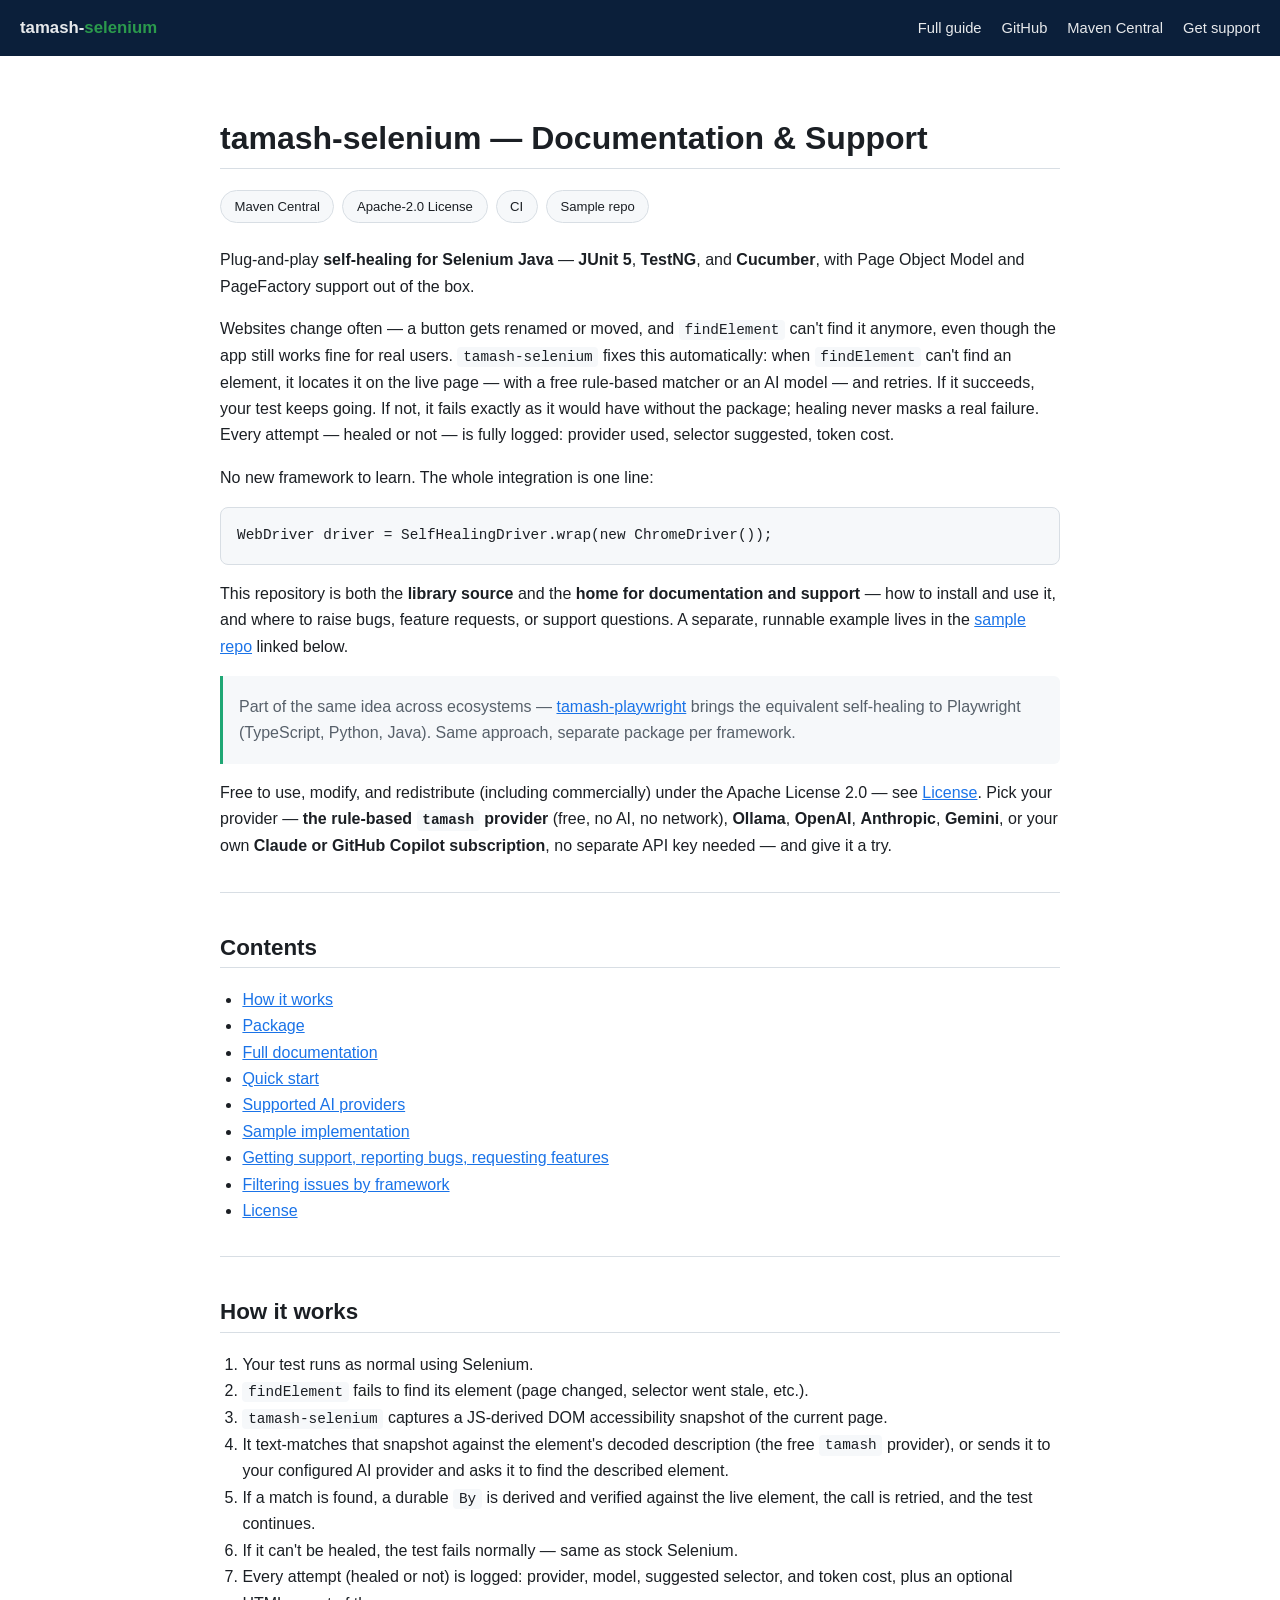
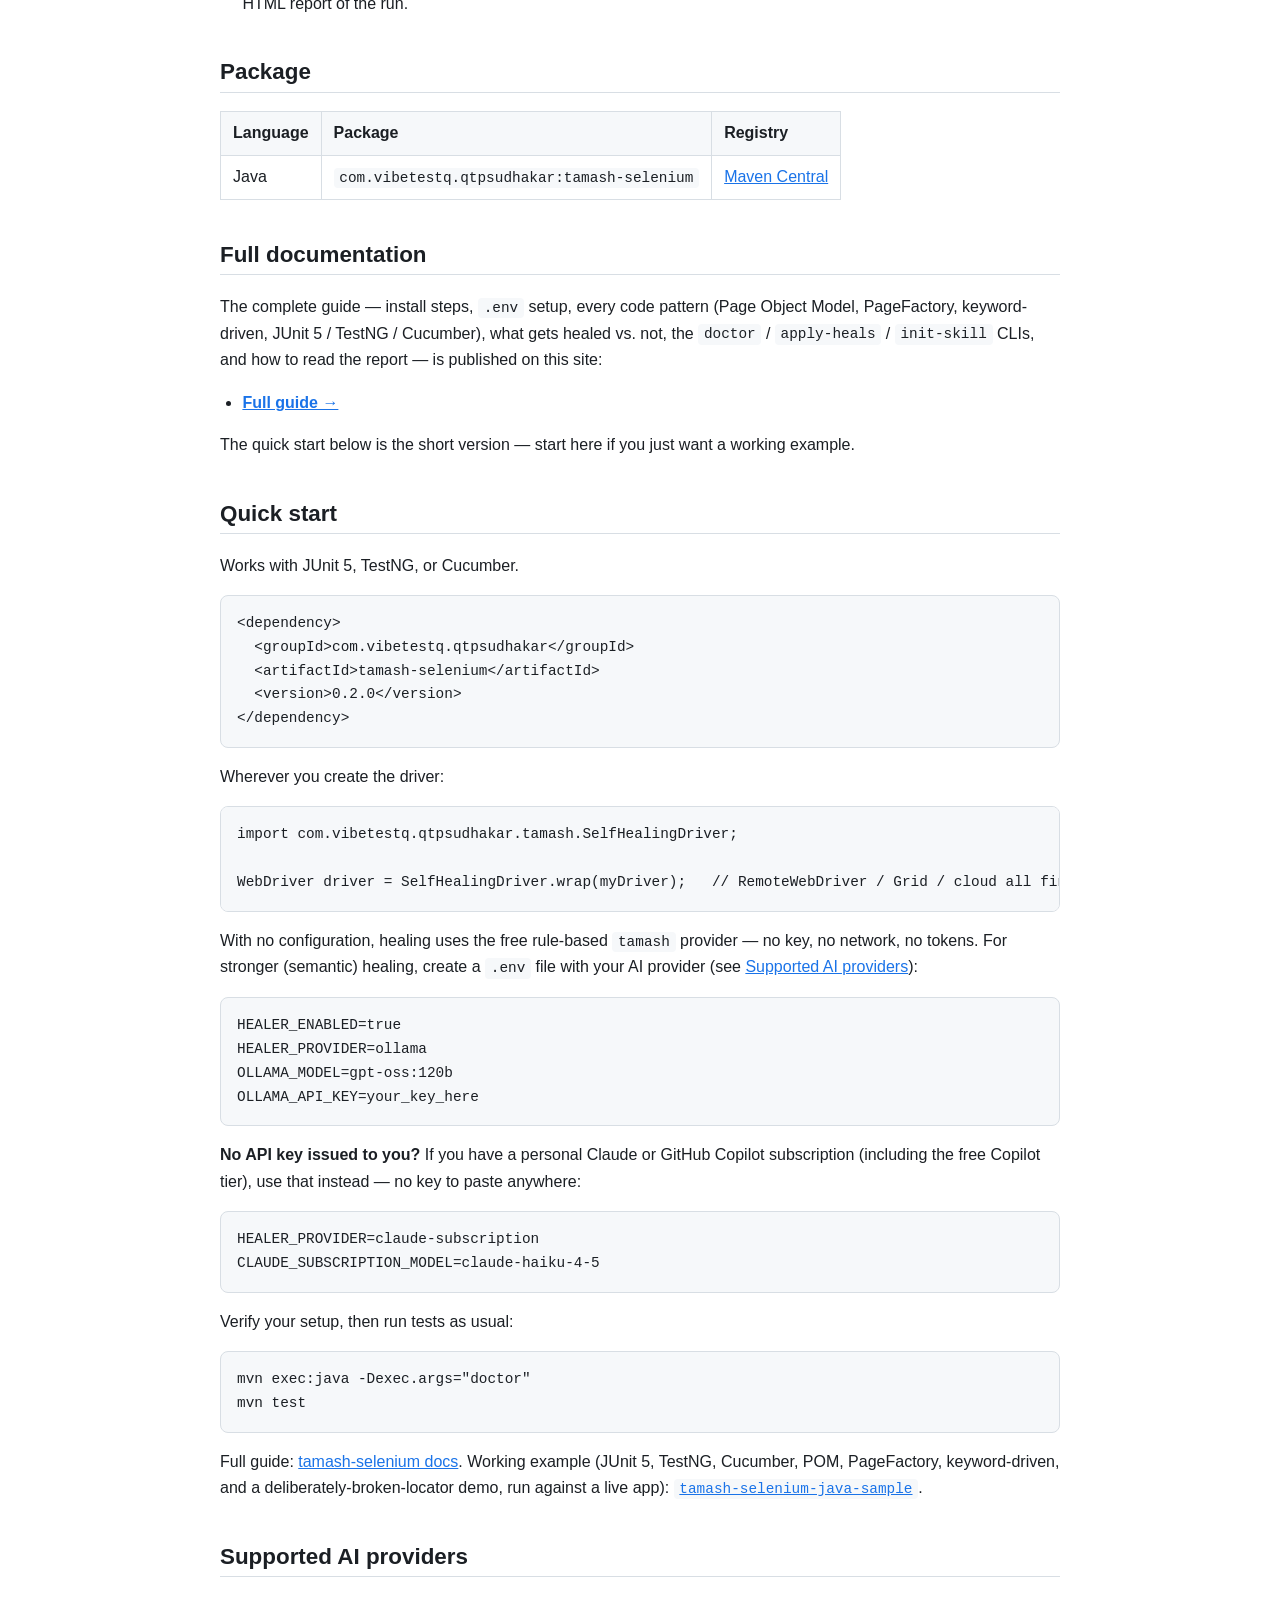
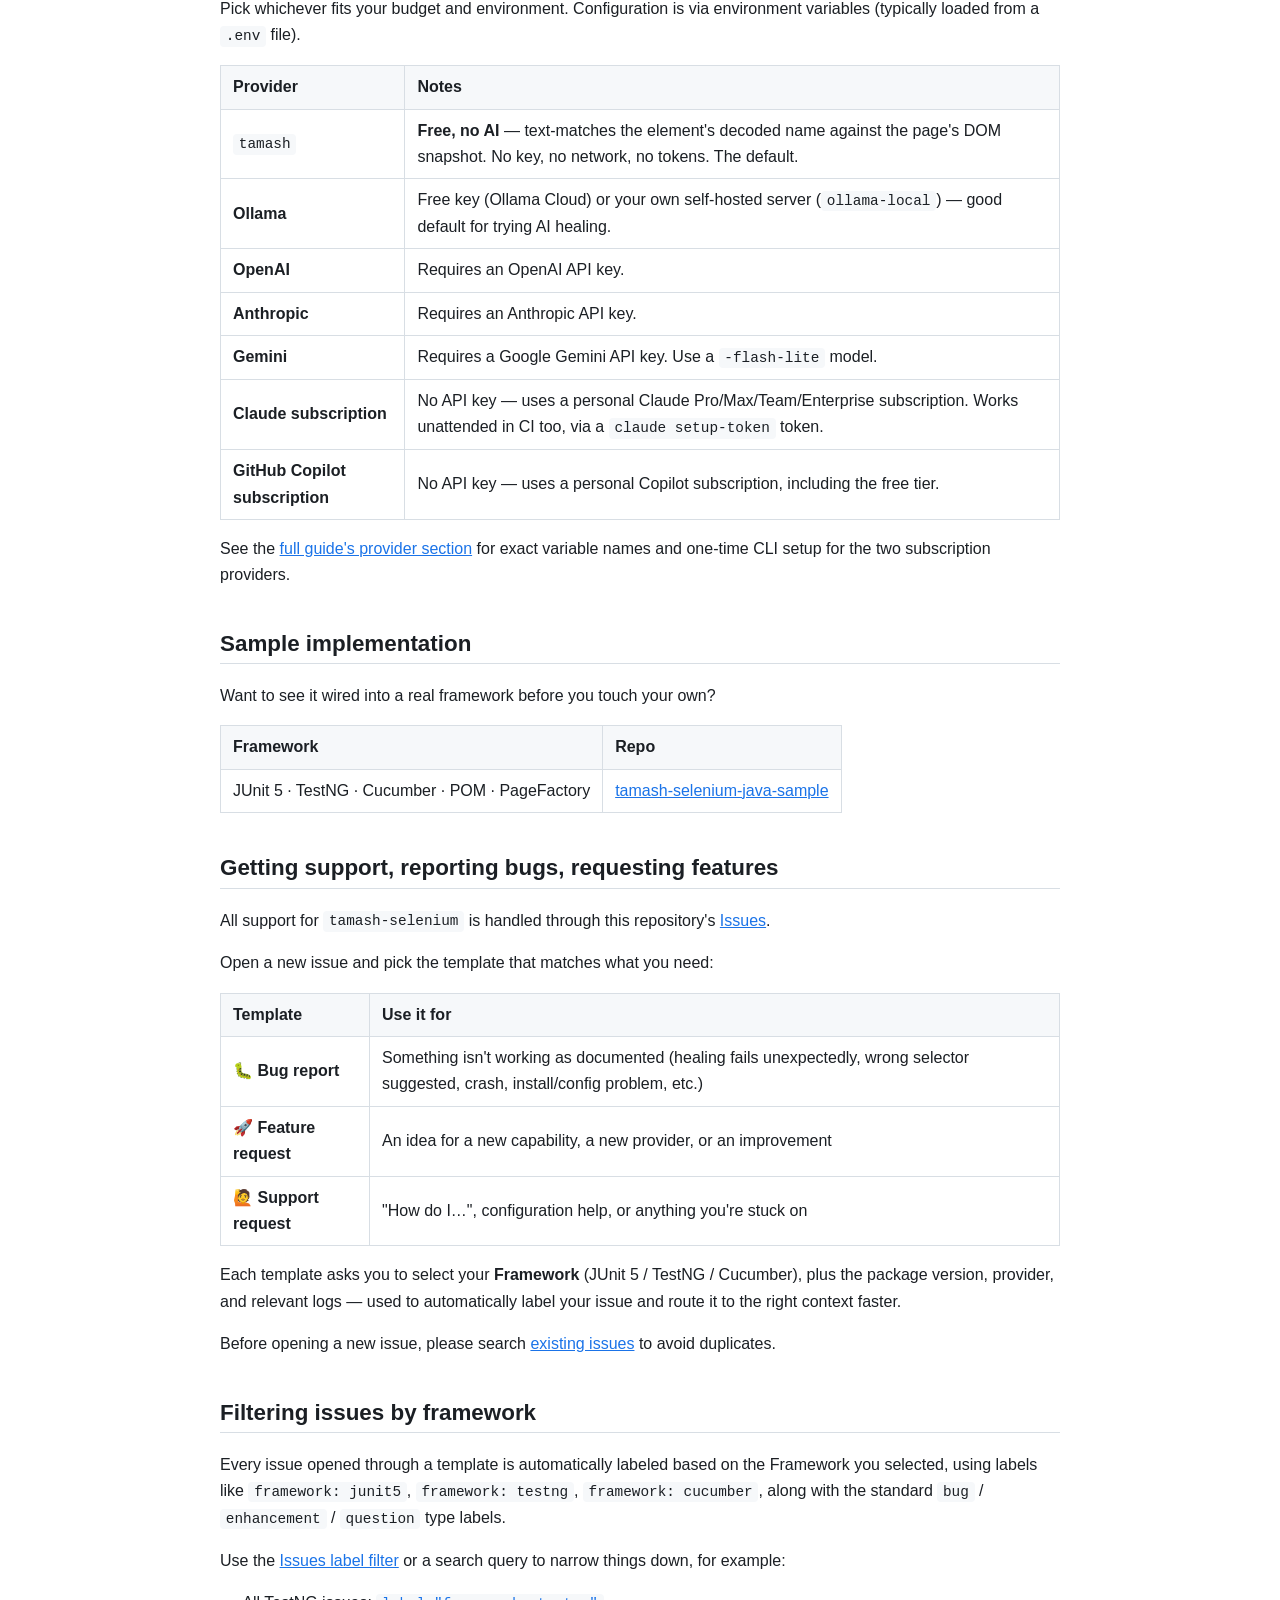
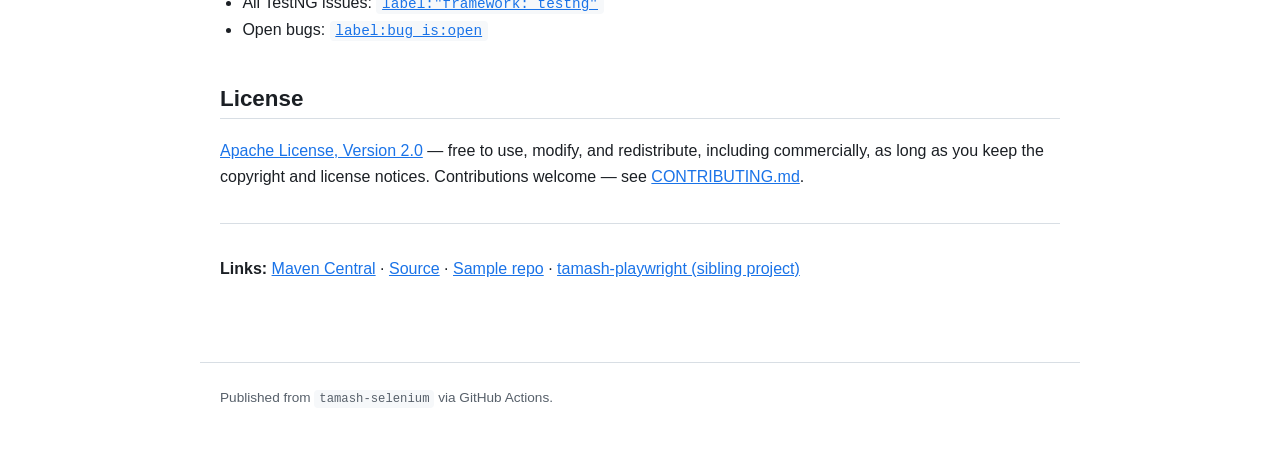
<file: docs/index.html>
<!doctype html>
<html lang="en">
<head>
<meta charset="utf-8">
<meta name="viewport" content="width=device-width, initial-scale=1">
<title>tamash-selenium — Self-healing for Selenium Java</title>
<meta name="description" content="Plug-and-play self-healing for Selenium Java: recovers broken locators at runtime via a rule-based matcher or an AI model.">
<link rel="stylesheet" href="style.css">
</head>
<body>
<nav class="top">
  <a class="brand" href="index.html">tamash-<span>selenium</span></a>
  <a href="guide.html">Full guide</a>
  <a href="https://github.com/qtpsudhakarproducts/tamash-selenium">GitHub</a>
  <a href="https://central.sonatype.com/artifact/com.vibetestq.qtpsudhakar/tamash-selenium">Maven Central</a>
  <a href="https://github.com/qtpsudhakarproducts/tamash-selenium/issues/new/choose">Get support</a>
</nav>
<main>
<h1>tamash-selenium — Documentation &amp; Support</h1>

<div class="badge-row">
  <a href="https://central.sonatype.com/artifact/com.vibetestq.qtpsudhakar/tamash-selenium">Maven Central</a>
  <a href="https://github.com/qtpsudhakarproducts/tamash-selenium/blob/main/LICENSE">Apache-2.0 License</a>
  <a href="https://github.com/qtpsudhakarproducts/tamash-selenium/actions/workflows/ci.yml">CI</a>
  <a href="https://github.com/qtpsudhakarproducts/tamash-selenium-java-sample">Sample repo</a>
</div>

<p>Plug-and-play <strong>self-healing for Selenium Java</strong> — <strong>JUnit 5</strong>,
<strong>TestNG</strong>, and <strong>Cucumber</strong>, with Page Object Model and PageFactory
support out of the box.</p>

<p>Websites change often — a button gets renamed or moved, and <code>findElement</code> can't find
it anymore, even though the app still works fine for real users. <code>tamash-selenium</code> fixes
this automatically: when <code>findElement</code> can't find an element, it locates it on the live
page — with a free rule-based matcher or an AI model — and retries. If it succeeds, your test keeps
going. If not, it fails exactly as it would have without the package; healing never masks a real
failure. Every attempt — healed or not — is fully logged: provider used, selector suggested, token
cost.</p>

<p>No new framework to learn. The whole integration is one line:</p>

<pre><code class="language-java">WebDriver driver = SelfHealingDriver.wrap(new ChromeDriver());
</code></pre>

<p>This repository is both the <strong>library source</strong> and the
<strong>home for documentation and support</strong> — how to install and use it, and where to raise
bugs, feature requests, or support questions. A separate, runnable example lives in the
<a href="https://github.com/qtpsudhakarproducts/tamash-selenium-java-sample">sample repo</a> linked
below.</p>

<blockquote>
<p>Part of the same idea across ecosystems — <a href="https://qtpsudhakarproducts.github.io/tamash-playwright-support/">tamash-playwright</a>
brings the equivalent self-healing to Playwright (TypeScript, Python, Java). Same approach, separate
package per framework.</p>
</blockquote>

<p>Free to use, modify, and redistribute (including commercially) under the Apache License 2.0 — see
<a href="#license">License</a>. Pick your provider — <strong>the rule-based <code>tamash</code>
provider</strong> (free, no AI, no network), <strong>Ollama</strong>, <strong>OpenAI</strong>,
<strong>Anthropic</strong>, <strong>Gemini</strong>, or your own <strong>Claude or GitHub Copilot
subscription</strong>, no separate API key needed — and give it a try.</p>

<hr>

<h2>Contents</h2>
<ul>
<li><a href="#how-it-works">How it works</a></li>
<li><a href="#package">Package</a></li>
<li><a href="#full-documentation">Full documentation</a></li>
<li><a href="#quick-start">Quick start</a></li>
<li><a href="#supported-ai-providers">Supported AI providers</a></li>
<li><a href="#sample-implementation">Sample implementation</a></li>
<li><a href="#getting-support-reporting-bugs-requesting-features">Getting support, reporting bugs, requesting features</a></li>
<li><a href="#filtering-issues-by-framework">Filtering issues by framework</a></li>
<li><a href="#license">License</a></li>
</ul>

<hr>

<h2 id="how-it-works">How it works</h2>
<ol>
<li>Your test runs as normal using Selenium.</li>
<li><code>findElement</code> fails to find its element (page changed, selector went stale, etc.).</li>
<li><code>tamash-selenium</code> captures a JS-derived DOM accessibility snapshot of the current page.</li>
<li>It text-matches that snapshot against the element's decoded description (the free
<code>tamash</code> provider), or sends it to your configured AI provider and asks it to find the
described element.</li>
<li>If a match is found, a durable <code>By</code> is derived and verified against the live element,
the call is retried, and the test continues.</li>
<li>If it can't be healed, the test fails normally — same as stock Selenium.</li>
<li>Every attempt (healed or not) is logged: provider, model, suggested selector, and token cost,
plus an optional HTML report of the run.</li>
</ol>

<h2 id="package">Package</h2>
<table>
<thead><tr><th>Language</th><th>Package</th><th>Registry</th></tr></thead>
<tbody>
<tr>
<td>Java</td>
<td><code>com.vibetestq.qtpsudhakar:tamash-selenium</code></td>
<td><a href="https://central.sonatype.com/artifact/com.vibetestq.qtpsudhakar/tamash-selenium">Maven Central</a></td>
</tr>
</tbody>
</table>

<h2 id="full-documentation">Full documentation</h2>
<p>The complete guide — install steps, <code>.env</code> setup, every code pattern (Page Object
Model, PageFactory, keyword-driven, JUnit 5 / TestNG / Cucumber), what gets healed vs. not, the
<code>doctor</code> / <code>apply-heals</code> / <code>init-skill</code> CLIs, and how to read the
report — is published on this site:</p>
<ul>
<li><strong><a href="guide.html">Full guide →</a></strong></li>
</ul>
<p>The quick start below is the short version — start here if you just want a working example.</p>

<h2 id="quick-start">Quick start</h2>
<p>Works with JUnit 5, TestNG, or Cucumber.</p>

<pre><code class="language-xml">&lt;dependency&gt;
  &lt;groupId&gt;com.vibetestq.qtpsudhakar&lt;/groupId&gt;
  &lt;artifactId&gt;tamash-selenium&lt;/artifactId&gt;
  &lt;version&gt;0.2.0&lt;/version&gt;
&lt;/dependency&gt;
</code></pre>

<p>Wherever you create the driver:</p>

<pre><code class="language-java">import com.vibetestq.qtpsudhakar.tamash.SelfHealingDriver;

WebDriver driver = SelfHealingDriver.wrap(myDriver);   // RemoteWebDriver / Grid / cloud all fine
</code></pre>

<p>With no configuration, healing uses the free rule-based <code>tamash</code> provider — no key, no
network, no tokens. For stronger (semantic) healing, create a <code>.env</code> file with your AI
provider (see <a href="#supported-ai-providers">Supported AI providers</a>):</p>

<pre><code class="language-sh">HEALER_ENABLED=true
HEALER_PROVIDER=ollama
OLLAMA_MODEL=gpt-oss:120b
OLLAMA_API_KEY=your_key_here
</code></pre>

<p><strong>No API key issued to you?</strong> If you have a personal Claude or GitHub Copilot
subscription (including the free Copilot tier), use that instead — no key to paste anywhere:</p>

<pre><code class="language-sh">HEALER_PROVIDER=claude-subscription
CLAUDE_SUBSCRIPTION_MODEL=claude-haiku-4-5
</code></pre>

<p>Verify your setup, then run tests as usual:</p>

<pre><code class="language-sh">mvn exec:java -Dexec.args="doctor"
mvn test
</code></pre>

<p>Full guide: <a href="guide.html">tamash-selenium docs</a>. Working example (JUnit 5, TestNG,
Cucumber, POM, PageFactory, keyword-driven, and a deliberately-broken-locator demo, run against a
live app): <a href="https://github.com/qtpsudhakarproducts/tamash-selenium-java-sample"><code>tamash-selenium-java-sample</code></a>.</p>

<h2 id="supported-ai-providers">Supported AI providers</h2>
<p>Pick whichever fits your budget and environment. Configuration is via environment variables
(typically loaded from a <code>.env</code> file).</p>
<table>
<thead><tr><th>Provider</th><th>Notes</th></tr></thead>
<tbody>
<tr><td><code>tamash</code></td><td><strong>Free, no AI</strong> — text-matches the element's decoded name against the page's DOM snapshot. No key, no network, no tokens. The default.</td></tr>
<tr><td><strong>Ollama</strong></td><td>Free key (Ollama Cloud) or your own self-hosted server (<code>ollama-local</code>) — good default for trying AI healing.</td></tr>
<tr><td><strong>OpenAI</strong></td><td>Requires an OpenAI API key.</td></tr>
<tr><td><strong>Anthropic</strong></td><td>Requires an Anthropic API key.</td></tr>
<tr><td><strong>Gemini</strong></td><td>Requires a Google Gemini API key. Use a <code>-flash-lite</code> model.</td></tr>
<tr><td><strong>Claude subscription</strong></td><td>No API key — uses a personal Claude Pro/Max/Team/Enterprise subscription. Works unattended in CI too, via a <code>claude setup-token</code> token.</td></tr>
<tr><td><strong>GitHub Copilot subscription</strong></td><td>No API key — uses a personal Copilot subscription, including the free tier.</td></tr>
</tbody>
</table>
<p>See the <a href="guide.html#step-2-connect-an-ai-provider">full guide's provider section</a> for
exact variable names and one-time CLI setup for the two subscription providers.</p>

<h2 id="sample-implementation">Sample implementation</h2>
<p>Want to see it wired into a real framework before you touch your own?</p>
<table>
<thead><tr><th>Framework</th><th>Repo</th></tr></thead>
<tbody>
<tr><td>JUnit 5 · TestNG · Cucumber · POM · PageFactory</td><td><a href="https://github.com/qtpsudhakarproducts/tamash-selenium-java-sample">tamash-selenium-java-sample</a></td></tr>
</tbody>
</table>

<h2 id="getting-support-reporting-bugs-requesting-features">Getting support, reporting bugs, requesting features</h2>
<p>All support for <code>tamash-selenium</code> is handled through this repository's
<a href="https://github.com/qtpsudhakarproducts/tamash-selenium/issues">Issues</a>.</p>
<p>Open a new issue and pick the template that matches what you need:</p>
<table>
<thead><tr><th>Template</th><th>Use it for</th></tr></thead>
<tbody>
<tr><td>🐛 <strong>Bug report</strong></td><td>Something isn't working as documented (healing fails unexpectedly, wrong selector suggested, crash, install/config problem, etc.)</td></tr>
<tr><td>🚀 <strong>Feature request</strong></td><td>An idea for a new capability, a new provider, or an improvement</td></tr>
<tr><td>🙋 <strong>Support request</strong></td><td>"How do I…", configuration help, or anything you're stuck on</td></tr>
</tbody>
</table>
<p>Each template asks you to select your <strong>Framework</strong> (JUnit 5 / TestNG / Cucumber),
plus the package version, provider, and relevant logs — used to automatically label your issue and
route it to the right context faster.</p>
<p>Before opening a new issue, please search
<a href="https://github.com/qtpsudhakarproducts/tamash-selenium/issues?q=is%3Aissue">existing issues</a>
to avoid duplicates.</p>

<h2 id="filtering-issues-by-framework">Filtering issues by framework</h2>
<p>Every issue opened through a template is automatically labeled based on the Framework you
selected, using labels like <code>framework: junit5</code>, <code>framework: testng</code>,
<code>framework: cucumber</code>, along with the standard <code>bug</code> / <code>enhancement</code>
/ <code>question</code> type labels.</p>
<p>Use the <a href="https://github.com/qtpsudhakarproducts/tamash-selenium/labels">Issues label
filter</a> or a search query to narrow things down, for example:</p>
<ul>
<li>All TestNG issues: <a href="https://github.com/qtpsudhakarproducts/tamash-selenium/issues?q=is%3Aissue+label%3A%22framework%3A+testng%22"><code>label:"framework: testng"</code></a></li>
<li>Open bugs: <a href="https://github.com/qtpsudhakarproducts/tamash-selenium/issues?q=is%3Aissue+is%3Aopen+label%3Abug"><code>label:bug is:open</code></a></li>
</ul>

<h2 id="license">License</h2>
<p><a href="https://github.com/qtpsudhakarproducts/tamash-selenium/blob/main/LICENSE">Apache License, Version 2.0</a>
— free to use, modify, and redistribute, including commercially, as long as you keep the copyright
and license notices. Contributions welcome — see
<a href="https://github.com/qtpsudhakarproducts/tamash-selenium/blob/main/CONTRIBUTING.md">CONTRIBUTING.md</a>.</p>

<hr>
<p><strong>Links:</strong>
<a href="https://central.sonatype.com/artifact/com.vibetestq.qtpsudhakar/tamash-selenium">Maven Central</a> ·
<a href="https://github.com/qtpsudhakarproducts/tamash-selenium">Source</a> ·
<a href="https://github.com/qtpsudhakarproducts/tamash-selenium-java-sample">Sample repo</a> ·
<a href="https://qtpsudhakarproducts.github.io/tamash-playwright-support/">tamash-playwright (sibling project)</a></p>

</main>
<footer>
  Published from <code>tamash-selenium</code> via GitHub Actions.
</footer>
</body>
</html>
</file>
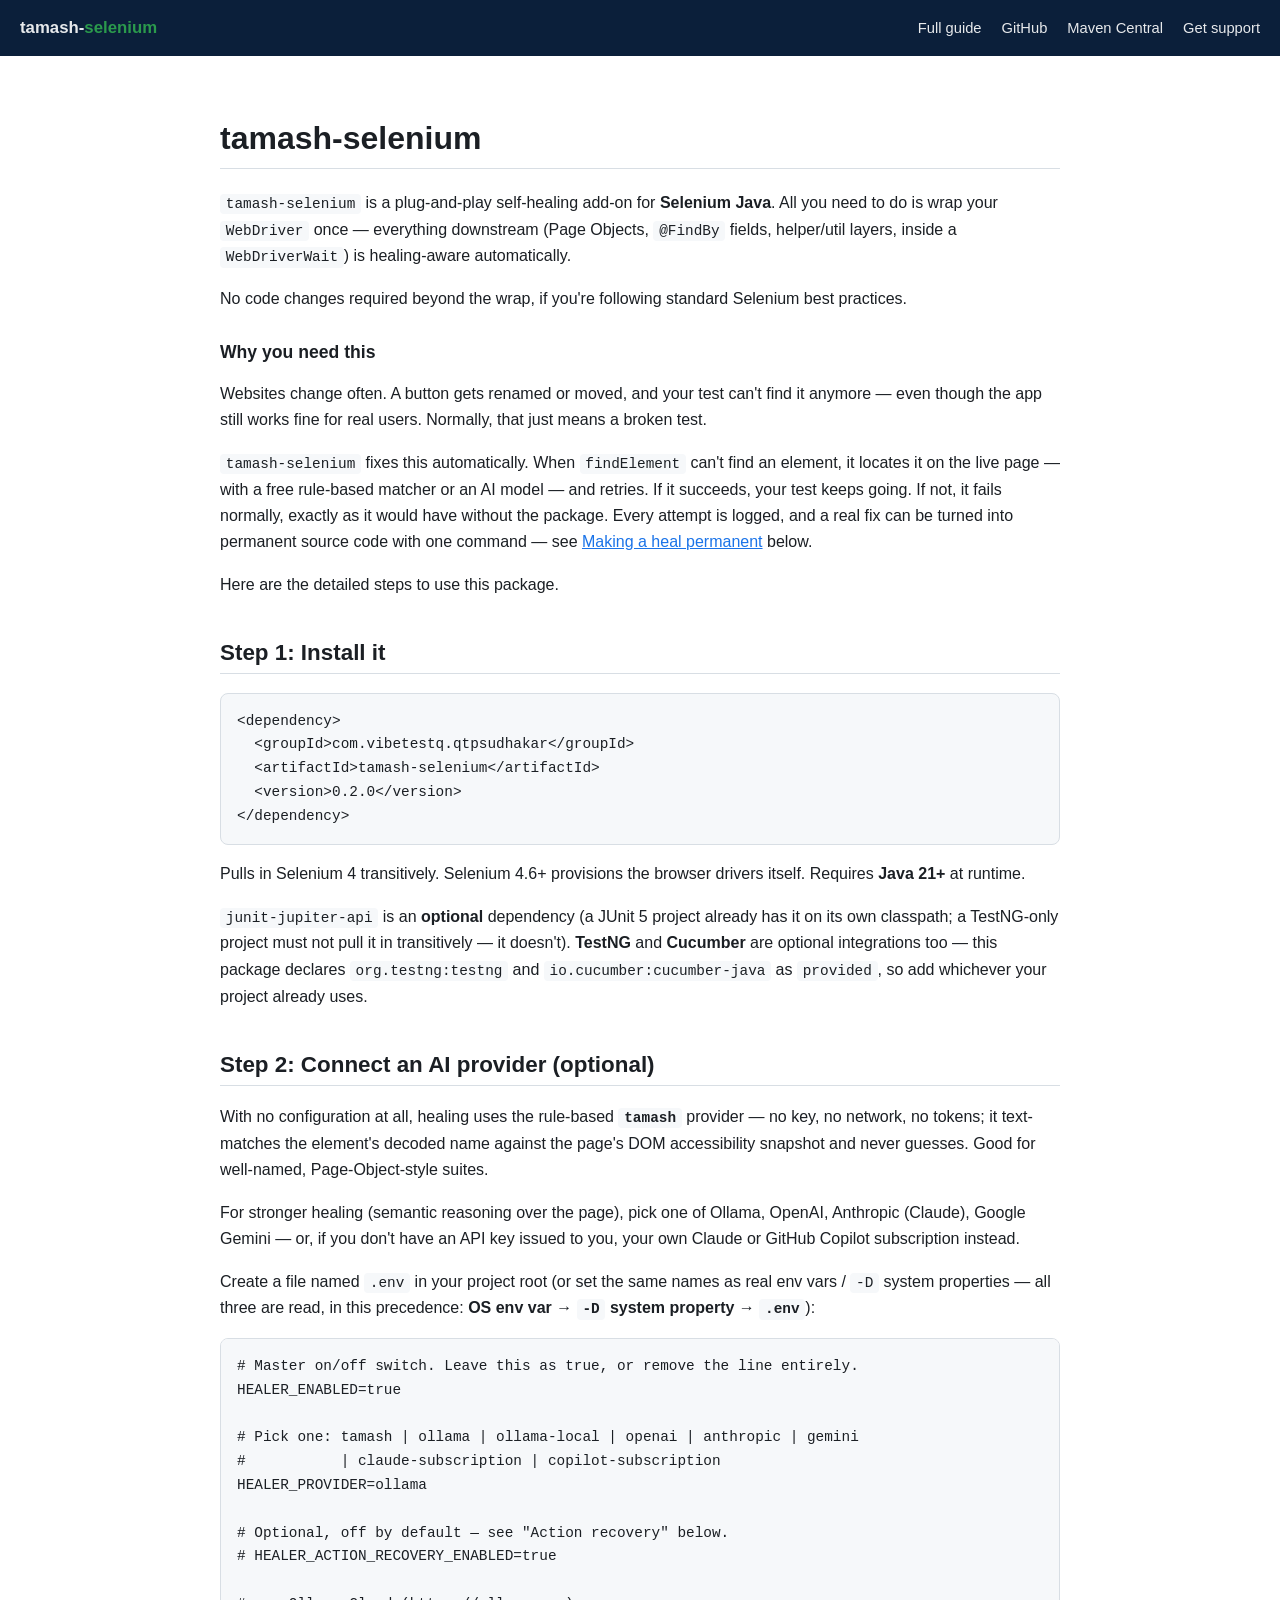
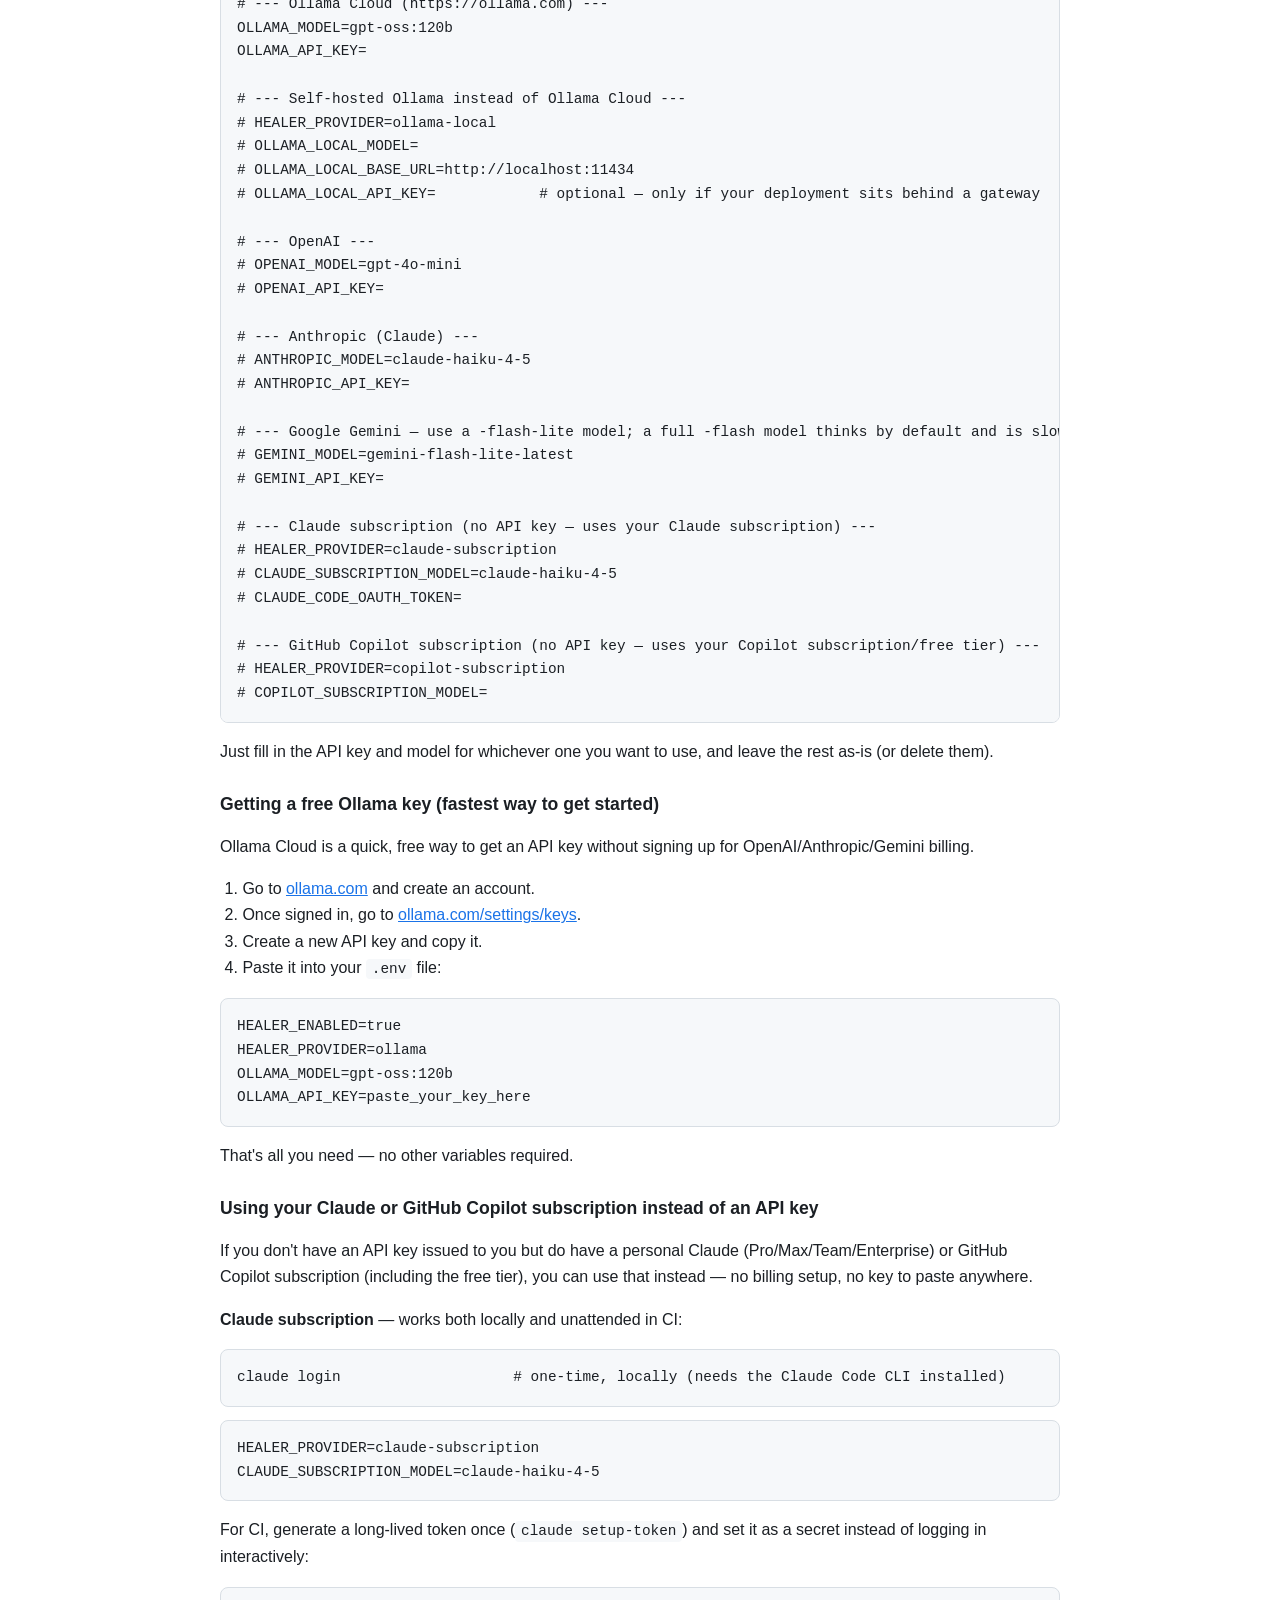
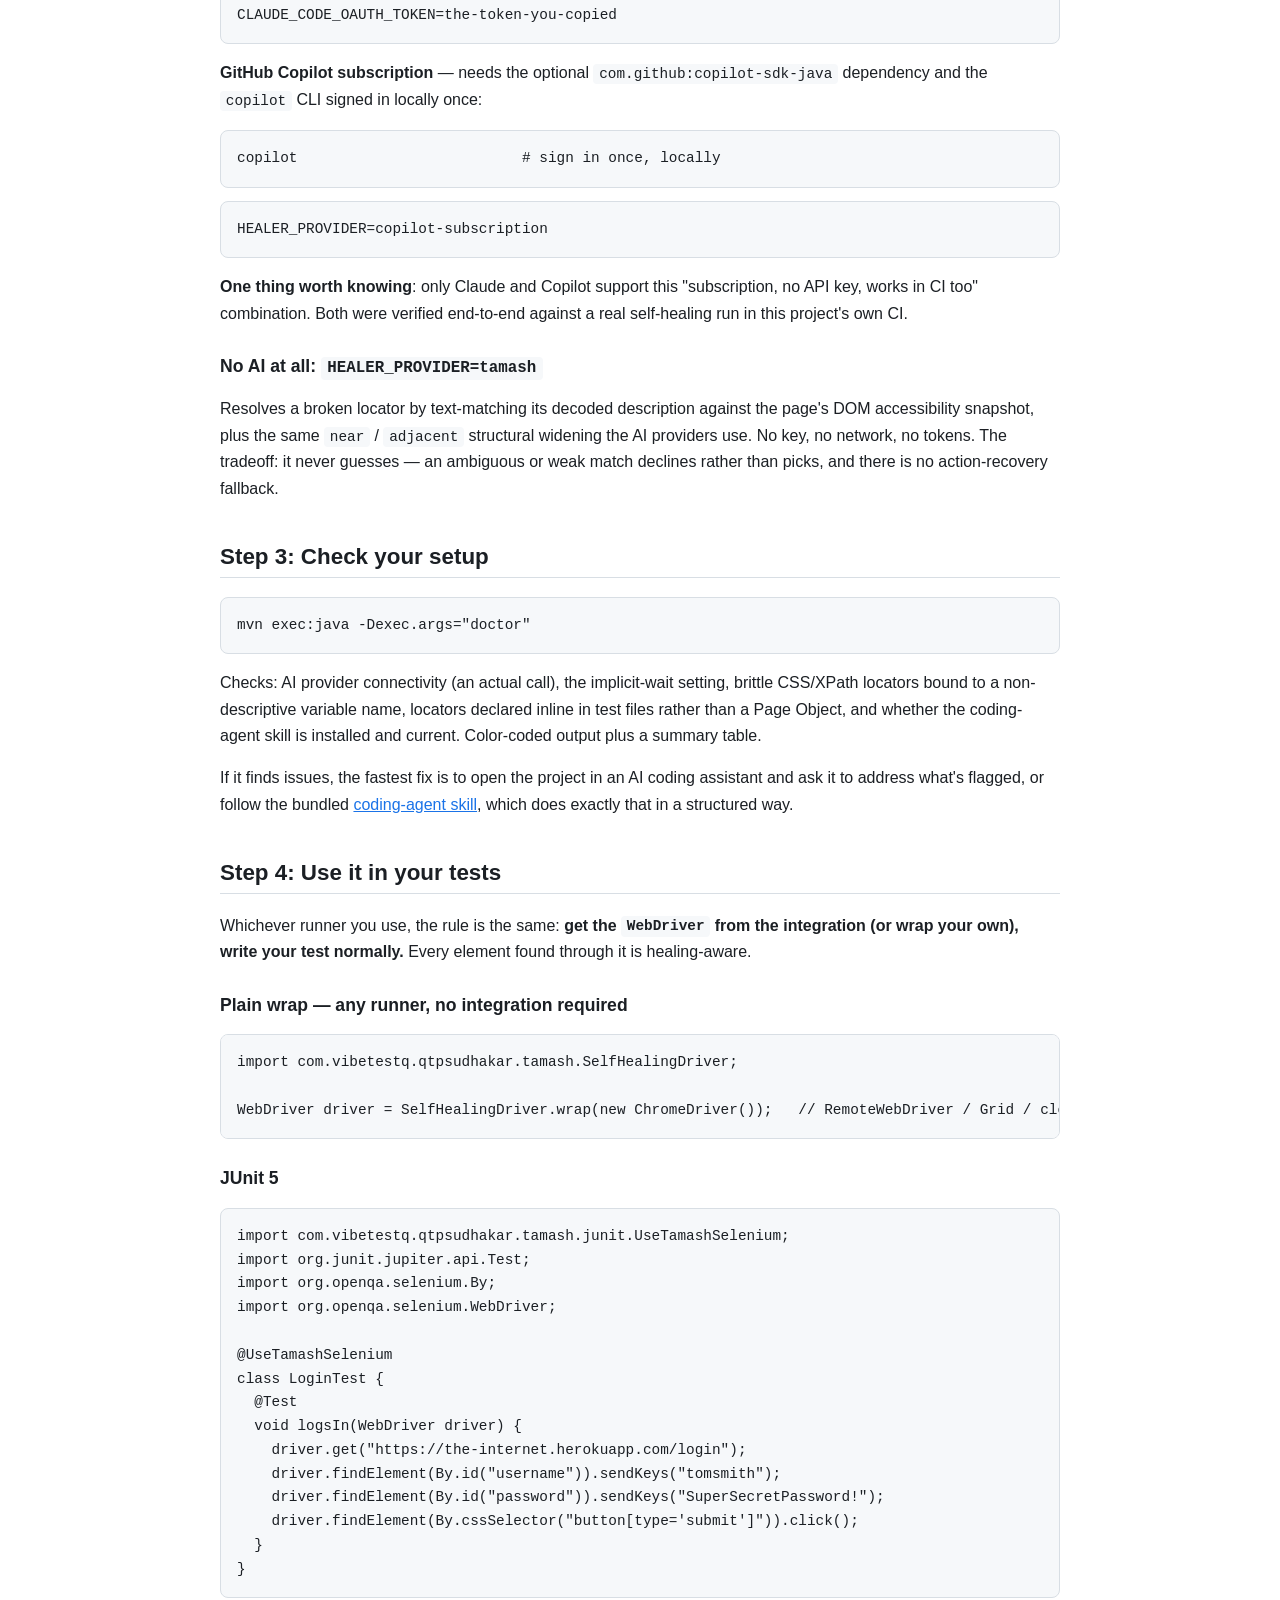
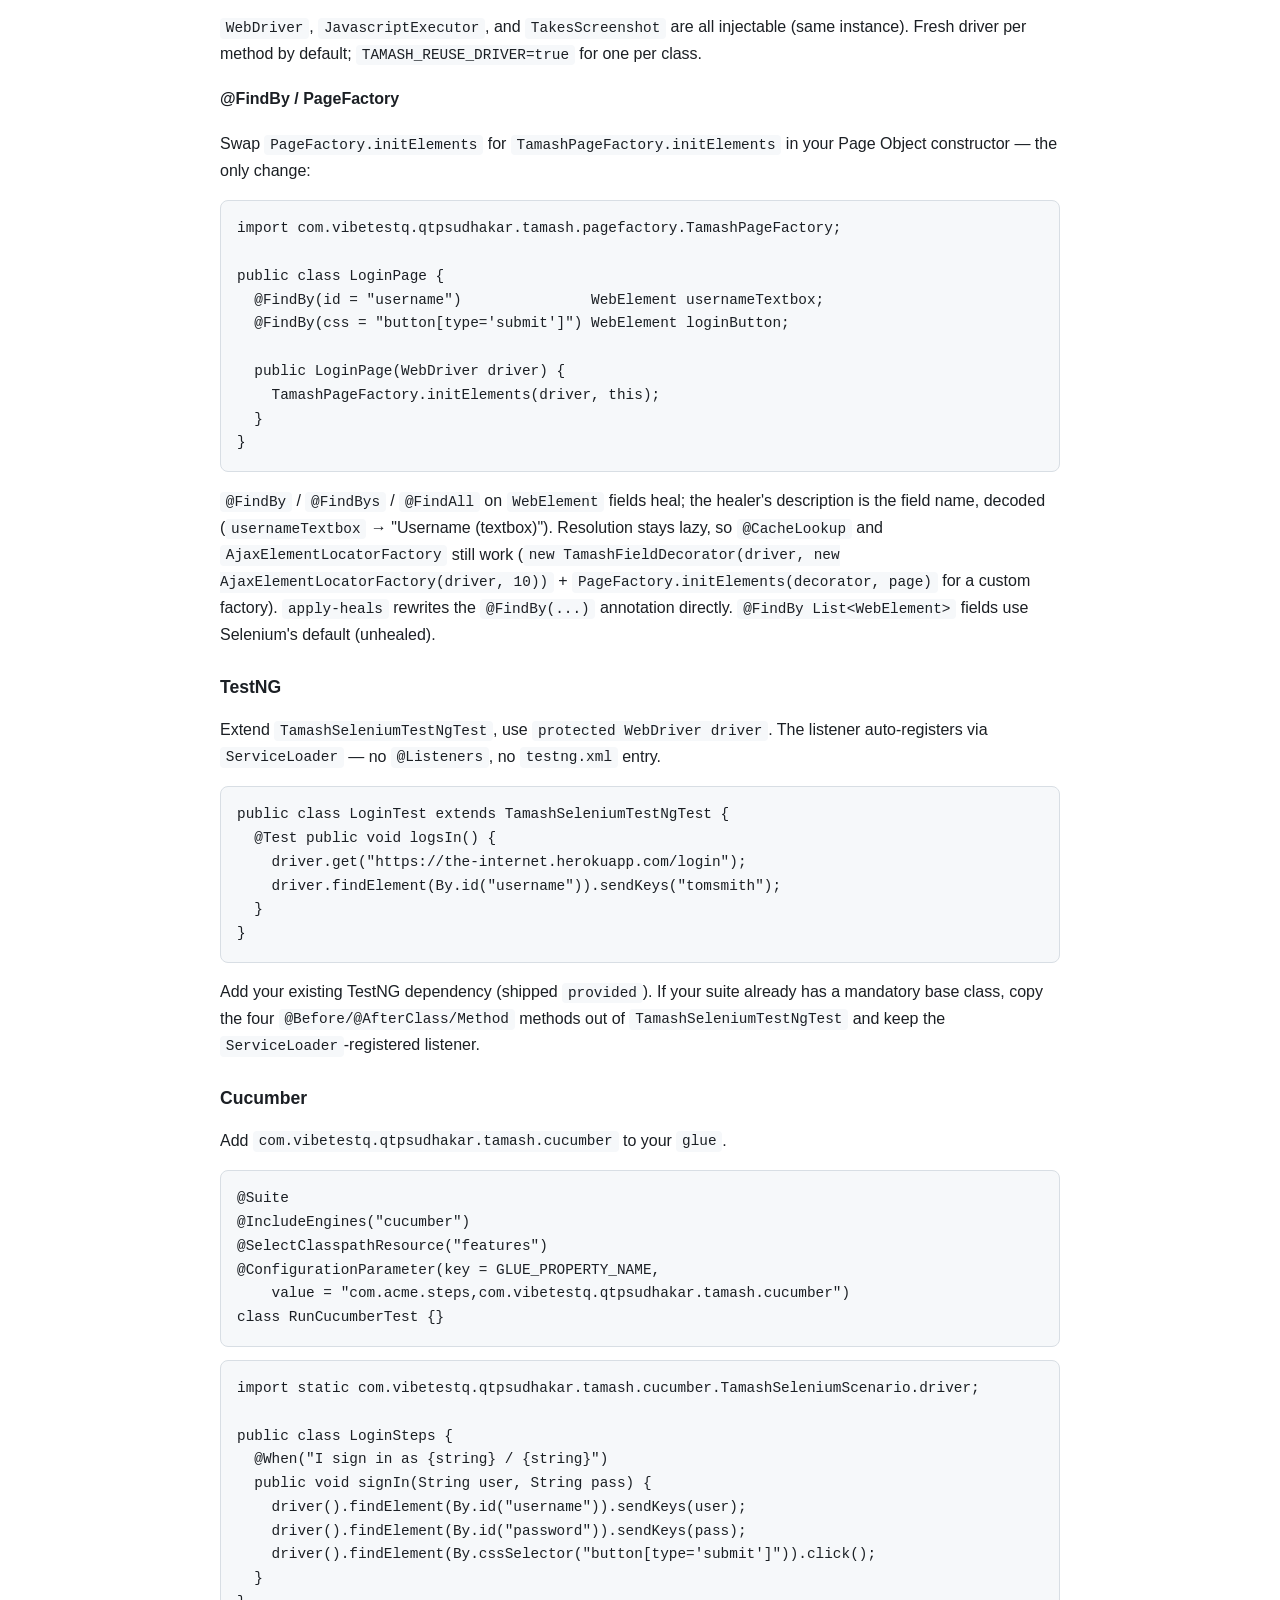
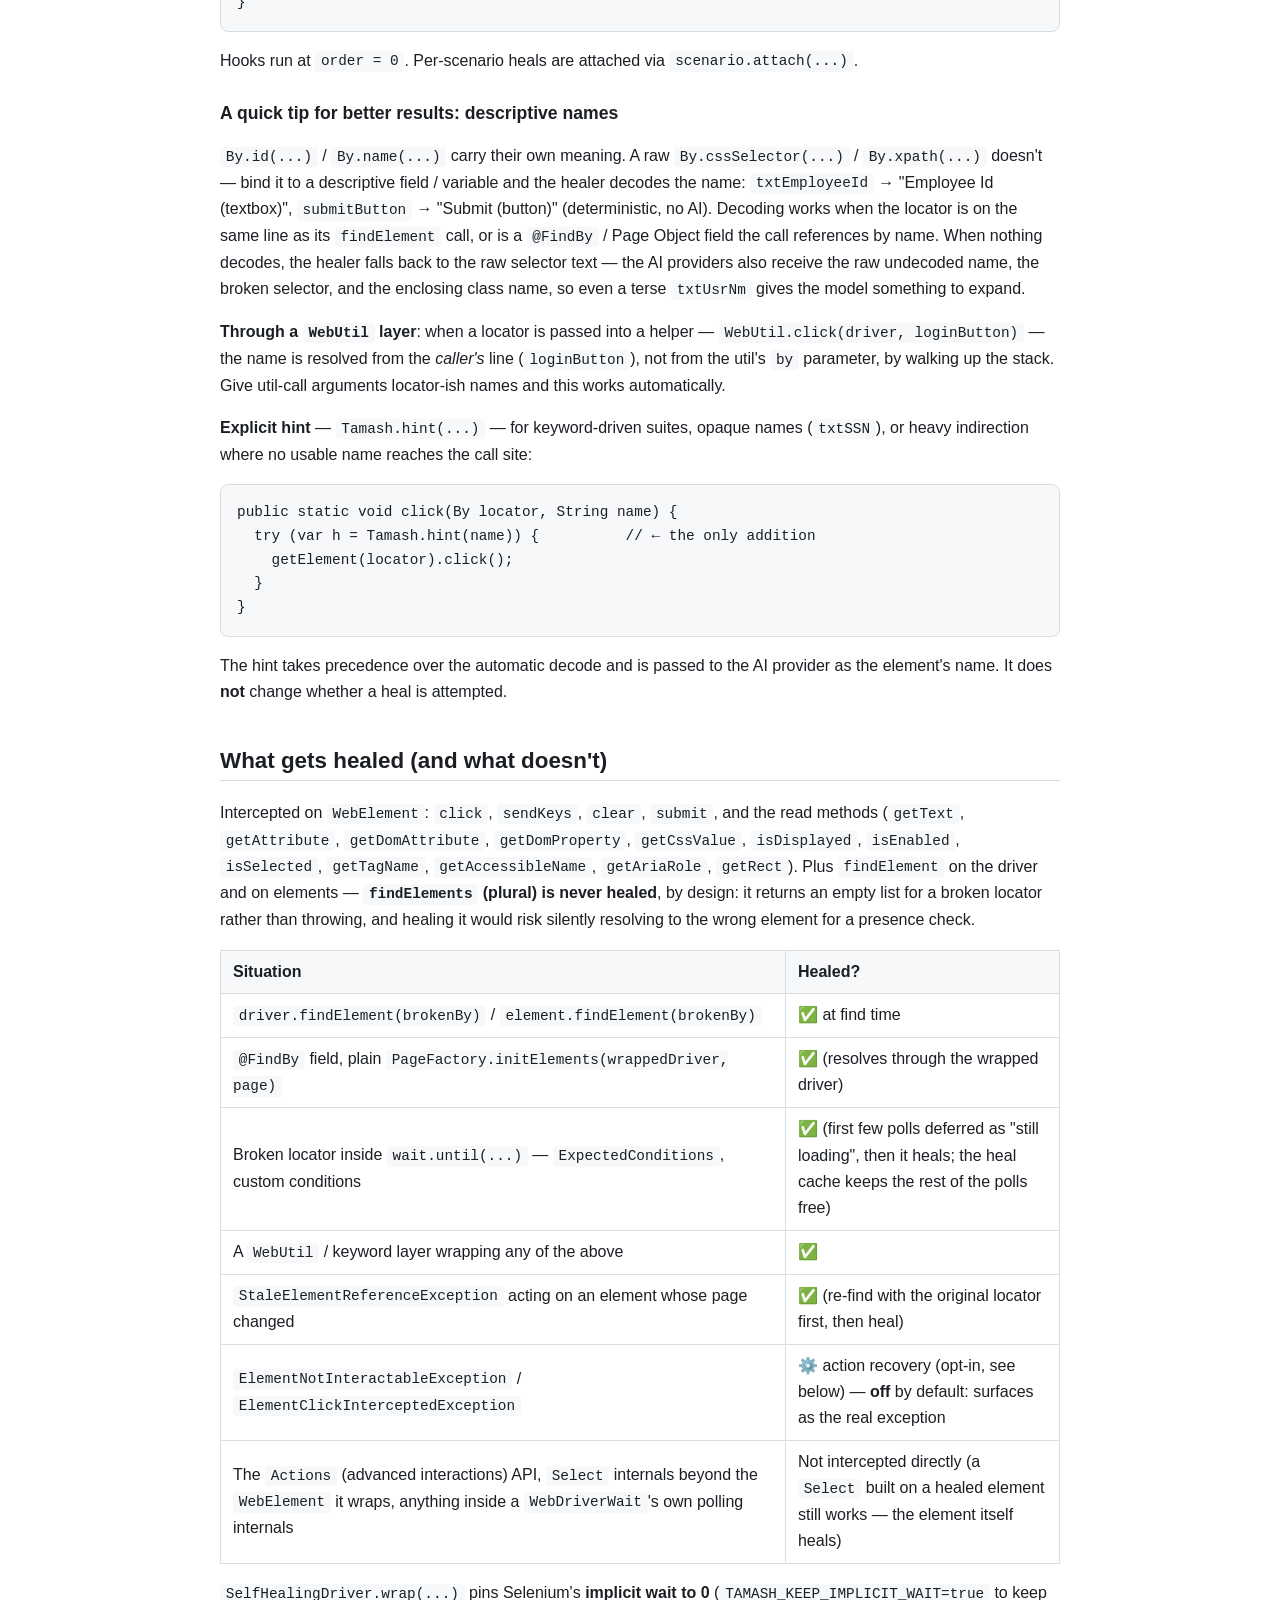
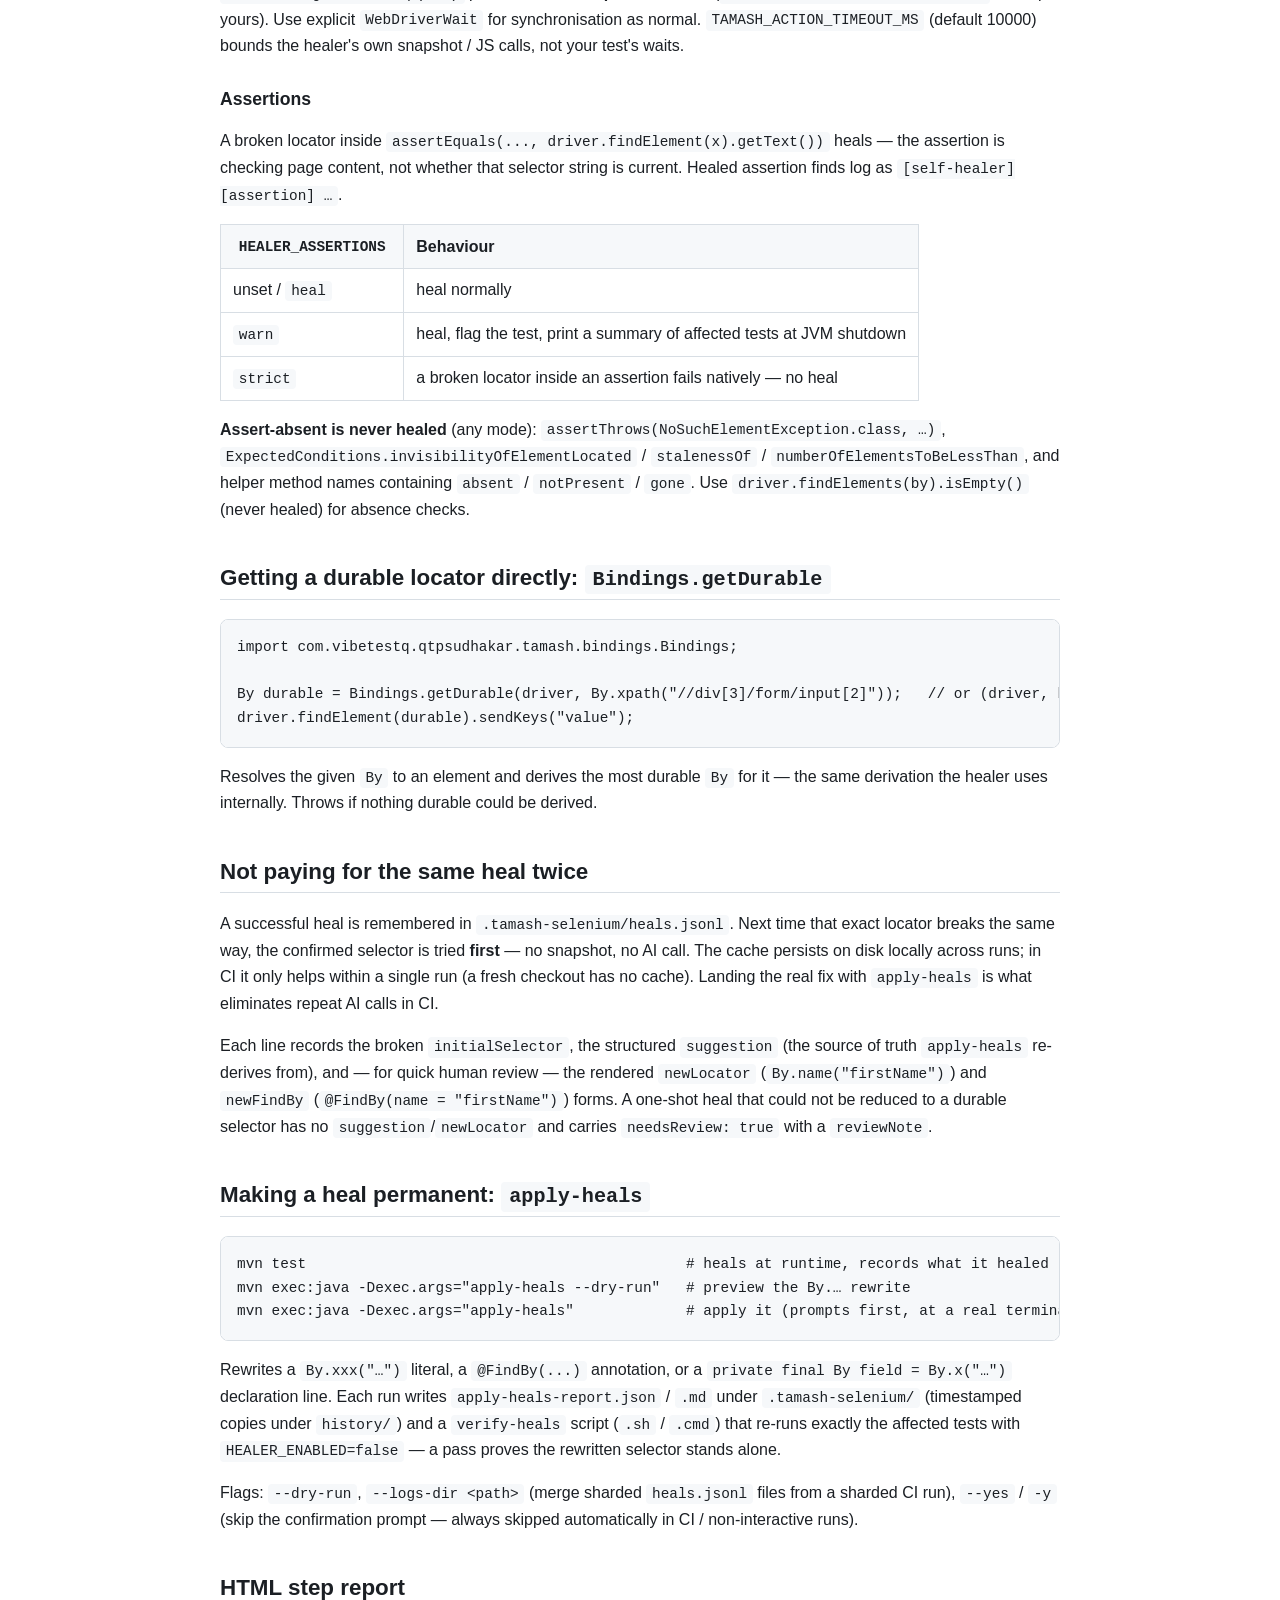
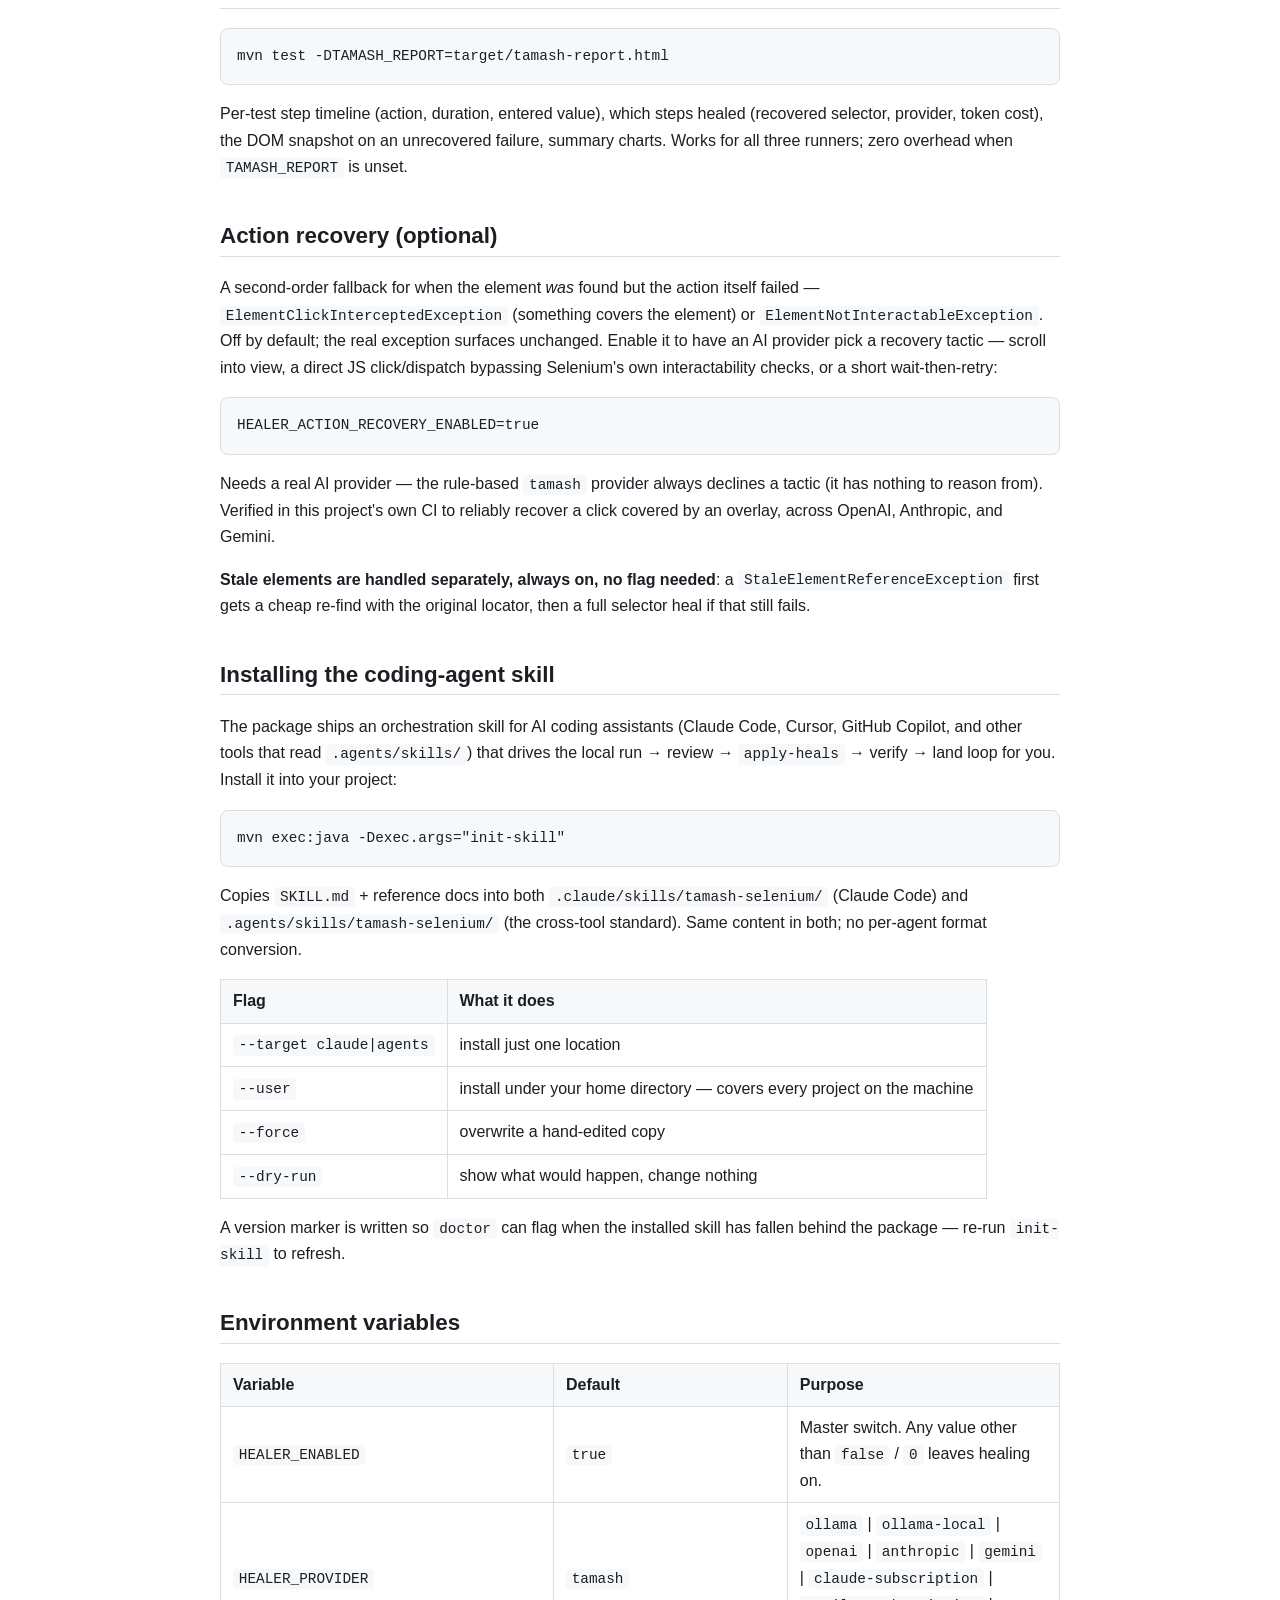
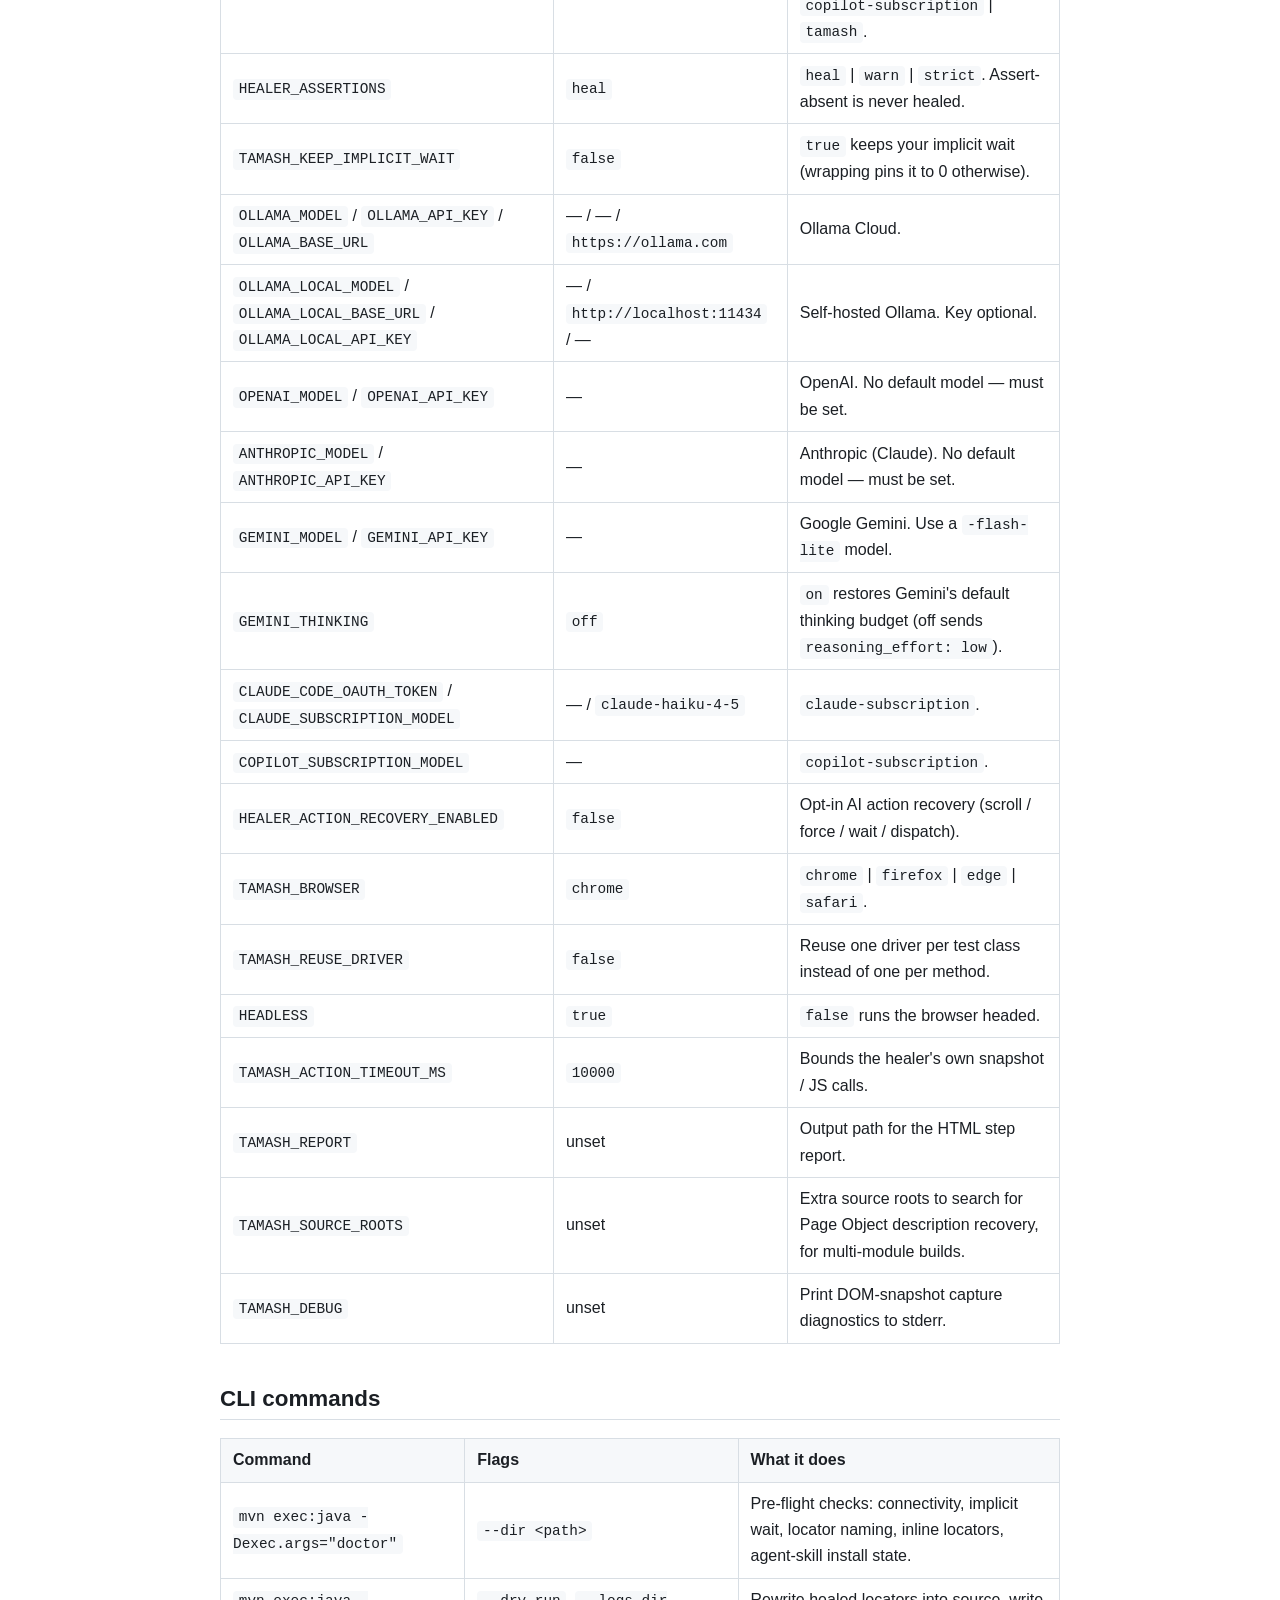
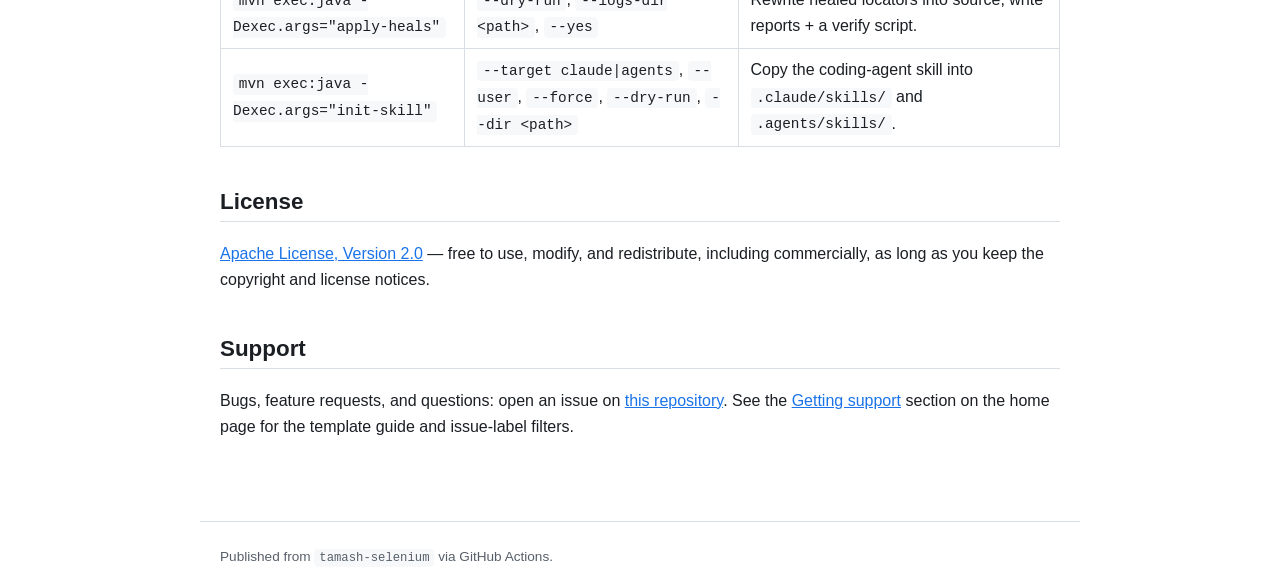
<file: docs/guide.html>
<!doctype html>
<html lang="en">
<head>
<meta charset="utf-8">
<meta name="viewport" content="width=device-width, initial-scale=1">
<title>Guide — tamash-selenium</title>
<meta name="description" content="Complete guide to tamash-selenium: self-healing for Selenium Java.">
<link rel="stylesheet" href="style.css">
</head>
<body>
<nav class="top">
  <a class="brand" href="index.html">tamash-<span>selenium</span></a>
  <a href="guide.html">Full guide</a>
  <a href="https://github.com/qtpsudhakarproducts/tamash-selenium">GitHub</a>
  <a href="https://central.sonatype.com/artifact/com.vibetestq.qtpsudhakar/tamash-selenium">Maven Central</a>
  <a href="https://github.com/qtpsudhakarproducts/tamash-selenium/issues/new/choose">Get support</a>
</nav>
<main>

<h1>tamash-selenium</h1>
<p><code>tamash-selenium</code> is a plug-and-play self-healing add-on for <strong>Selenium
Java</strong>. All you need to do is wrap your <code>WebDriver</code> once — everything downstream
(Page Objects, <code>@FindBy</code> fields, helper/util layers, inside a
<code>WebDriverWait</code>) is healing-aware automatically.</p>
<p>No code changes required beyond the wrap, if you're following standard Selenium best practices.</p>

<h3>Why you need this</h3>
<p>Websites change often. A button gets renamed or moved, and your test can't find it anymore —
even though the app still works fine for real users. Normally, that just means a broken test.</p>
<p><code>tamash-selenium</code> fixes this automatically. When <code>findElement</code> can't find
an element, it locates it on the live page — with a free rule-based matcher or an AI model — and
retries. If it succeeds, your test keeps going. If not, it fails normally, exactly as it would have
without the package. Every attempt is logged, and a real fix can be turned into permanent source
code with one command — see <a href="#making-a-heal-permanent-apply-heals">Making a heal
permanent</a> below.</p>
<p>Here are the detailed steps to use this package.</p>

<h2 id="step-1-install">Step 1: Install it</h2>
<pre><code class="language-xml">&lt;dependency&gt;
  &lt;groupId&gt;com.vibetestq.qtpsudhakar&lt;/groupId&gt;
  &lt;artifactId&gt;tamash-selenium&lt;/artifactId&gt;
  &lt;version&gt;0.2.0&lt;/version&gt;
&lt;/dependency&gt;
</code></pre>
<p>Pulls in Selenium 4 transitively. Selenium 4.6+ provisions the browser drivers itself. Requires
<strong>Java 21+</strong> at runtime.</p>
<p><code>junit-jupiter-api</code> is an <strong>optional</strong> dependency (a JUnit 5 project
already has it on its own classpath; a TestNG-only project must not pull it in transitively — it
doesn't). <strong>TestNG</strong> and <strong>Cucumber</strong> are optional integrations too — this
package declares <code>org.testng:testng</code> and <code>io.cucumber:cucumber-java</code> as
<code>provided</code>, so add whichever your project already uses.</p>

<h2 id="step-2-connect-an-ai-provider">Step 2: Connect an AI provider (optional)</h2>
<p>With no configuration at all, healing uses the rule-based <strong><code>tamash</code></strong>
provider — no key, no network, no tokens; it text-matches the element's decoded name against the
page's DOM accessibility snapshot and never guesses. Good for well-named, Page-Object-style suites.</p>
<p>For stronger healing (semantic reasoning over the page), pick one of Ollama, OpenAI, Anthropic
(Claude), Google Gemini — or, if you don't have an API key issued to you, your own Claude or
GitHub Copilot subscription instead.</p>
<p>Create a file named <code>.env</code> in your project root (or set the same names as real env
vars / <code>-D</code> system properties — all three are read, in this precedence:
<strong>OS env var → <code>-D</code> system property → <code>.env</code></strong>):</p>
<pre><code class="language-sh"># Master on/off switch. Leave this as true, or remove the line entirely.
HEALER_ENABLED=true

# Pick one: tamash | ollama | ollama-local | openai | anthropic | gemini
#           | claude-subscription | copilot-subscription
HEALER_PROVIDER=ollama

# Optional, off by default — see "Action recovery" below.
# HEALER_ACTION_RECOVERY_ENABLED=true

# --- Ollama Cloud (https://ollama.com) ---
OLLAMA_MODEL=gpt-oss:120b
OLLAMA_API_KEY=

# --- Self-hosted Ollama instead of Ollama Cloud ---
# HEALER_PROVIDER=ollama-local
# OLLAMA_LOCAL_MODEL=
# OLLAMA_LOCAL_BASE_URL=http://localhost:11434
# OLLAMA_LOCAL_API_KEY=            # optional — only if your deployment sits behind a gateway

# --- OpenAI ---
# OPENAI_MODEL=gpt-4o-mini
# OPENAI_API_KEY=

# --- Anthropic (Claude) ---
# ANTHROPIC_MODEL=claude-haiku-4-5
# ANTHROPIC_API_KEY=

# --- Google Gemini — use a -flash-lite model; a full -flash model thinks by default and is slow ---
# GEMINI_MODEL=gemini-flash-lite-latest
# GEMINI_API_KEY=

# --- Claude subscription (no API key — uses your Claude subscription) ---
# HEALER_PROVIDER=claude-subscription
# CLAUDE_SUBSCRIPTION_MODEL=claude-haiku-4-5
# CLAUDE_CODE_OAUTH_TOKEN=

# --- GitHub Copilot subscription (no API key — uses your Copilot subscription/free tier) ---
# HEALER_PROVIDER=copilot-subscription
# COPILOT_SUBSCRIPTION_MODEL=
</code></pre>
<p>Just fill in the API key and model for whichever one you want to use, and leave the rest as-is
(or delete them).</p>

<h3>Getting a free Ollama key (fastest way to get started)</h3>
<p>Ollama Cloud is a quick, free way to get an API key without signing up for
OpenAI/Anthropic/Gemini billing.</p>
<ol>
<li>Go to <a href="https://ollama.com/">ollama.com</a> and create an account.</li>
<li>Once signed in, go to <a href="https://ollama.com/settings/keys">ollama.com/settings/keys</a>.</li>
<li>Create a new API key and copy it.</li>
<li>Paste it into your <code>.env</code> file:</li>
</ol>
<pre><code class="language-sh">HEALER_ENABLED=true
HEALER_PROVIDER=ollama
OLLAMA_MODEL=gpt-oss:120b
OLLAMA_API_KEY=paste_your_key_here
</code></pre>
<p>That's all you need — no other variables required.</p>

<h3>Using your Claude or GitHub Copilot subscription instead of an API key</h3>
<p>If you don't have an API key issued to you but do have a personal Claude (Pro/Max/Team/Enterprise)
or GitHub Copilot subscription (including the free tier), you can use that instead — no billing
setup, no key to paste anywhere.</p>
<p><strong>Claude subscription</strong> — works both locally and unattended in CI:</p>
<pre><code class="language-sh">claude login                    # one-time, locally (needs the Claude Code CLI installed)
</code></pre>
<pre><code class="language-sh">HEALER_PROVIDER=claude-subscription
CLAUDE_SUBSCRIPTION_MODEL=claude-haiku-4-5
</code></pre>
<p>For CI, generate a long-lived token once (<code>claude setup-token</code>) and set it as a secret
instead of logging in interactively:</p>
<pre><code class="language-sh">CLAUDE_CODE_OAUTH_TOKEN=the-token-you-copied
</code></pre>
<p><strong>GitHub Copilot subscription</strong> — needs the optional
<code>com.github:copilot-sdk-java</code> dependency and the <code>copilot</code> CLI signed in
locally once:</p>
<pre><code class="language-sh">copilot                          # sign in once, locally
</code></pre>
<pre><code class="language-sh">HEALER_PROVIDER=copilot-subscription
</code></pre>
<p><strong>One thing worth knowing</strong>: only Claude and Copilot support this "subscription, no
API key, works in CI too" combination. Both were verified end-to-end against a real self-healing run
in this project's own CI.</p>

<h3>No AI at all: <code>HEALER_PROVIDER=tamash</code></h3>
<p>Resolves a broken locator by text-matching its decoded description against the page's DOM
accessibility snapshot, plus the same <code>near</code> / <code>adjacent</code> structural widening
the AI providers use. No key, no network, no tokens. The tradeoff: it never guesses — an ambiguous
or weak match declines rather than picks, and there is no action-recovery fallback.</p>

<h2 id="step-3-check-your-setup">Step 3: Check your setup</h2>
<pre><code class="language-sh">mvn exec:java -Dexec.args="doctor"
</code></pre>
<p>Checks: AI provider connectivity (an actual call), the implicit-wait setting, brittle
CSS/XPath locators bound to a non-descriptive variable name, locators declared inline in test files
rather than a Page Object, and whether the coding-agent skill is installed and current. Color-coded
output plus a summary table.</p>
<p>If it finds issues, the fastest fix is to open the project in an AI coding assistant and ask it
to address what's flagged, or follow the bundled <a href="#installing-the-coding-agent-skill">coding-agent
skill</a>, which does exactly that in a structured way.</p>

<h2 id="step-4-use-it-in-your-tests">Step 4: Use it in your tests</h2>
<p>Whichever runner you use, the rule is the same: <strong>get the <code>WebDriver</code> from the
integration (or wrap your own), write your test normally.</strong> Every element found through it is
healing-aware.</p>

<h3>Plain wrap — any runner, no integration required</h3>
<pre><code class="language-java">import com.vibetestq.qtpsudhakar.tamash.SelfHealingDriver;

WebDriver driver = SelfHealingDriver.wrap(new ChromeDriver());   // RemoteWebDriver / Grid / cloud all fine
</code></pre>

<h3>JUnit 5</h3>
<pre><code class="language-java">import com.vibetestq.qtpsudhakar.tamash.junit.UseTamashSelenium;
import org.junit.jupiter.api.Test;
import org.openqa.selenium.By;
import org.openqa.selenium.WebDriver;

@UseTamashSelenium
class LoginTest {
  @Test
  void logsIn(WebDriver driver) {
    driver.get("https://the-internet.herokuapp.com/login");
    driver.findElement(By.id("username")).sendKeys("tomsmith");
    driver.findElement(By.id("password")).sendKeys("SuperSecretPassword!");
    driver.findElement(By.cssSelector("button[type='submit']")).click();
  }
}
</code></pre>
<p><code>WebDriver</code>, <code>JavascriptExecutor</code>, and <code>TakesScreenshot</code> are all
injectable (same instance). Fresh driver per method by default;
<code>TAMASH_REUSE_DRIVER=true</code> for one per class.</p>

<h4>@FindBy / PageFactory</h4>
<p>Swap <code>PageFactory.initElements</code> for <code>TamashPageFactory.initElements</code> in
your Page Object constructor — the only change:</p>
<pre><code class="language-java">import com.vibetestq.qtpsudhakar.tamash.pagefactory.TamashPageFactory;

public class LoginPage {
  @FindBy(id = "username")               WebElement usernameTextbox;
  @FindBy(css = "button[type='submit']") WebElement loginButton;

  public LoginPage(WebDriver driver) {
    TamashPageFactory.initElements(driver, this);
  }
}
</code></pre>
<p><code>@FindBy</code> / <code>@FindBys</code> / <code>@FindAll</code> on <code>WebElement</code>
fields heal; the healer's description is the field name, decoded
(<code>usernameTextbox</code> → "Username (textbox)"). Resolution stays lazy, so
<code>@CacheLookup</code> and <code>AjaxElementLocatorFactory</code> still work
(<code>new TamashFieldDecorator(driver, new AjaxElementLocatorFactory(driver, 10))</code> +
<code>PageFactory.initElements(decorator, page)</code> for a custom factory).
<code>apply-heals</code> rewrites the <code>@FindBy(...)</code> annotation directly.
<code>@FindBy List&lt;WebElement&gt;</code> fields use Selenium's default (unhealed).</p>

<h3>TestNG</h3>
<p>Extend <code>TamashSeleniumTestNgTest</code>, use <code>protected WebDriver driver</code>. The
listener auto-registers via <code>ServiceLoader</code> — no <code>@Listeners</code>, no
<code>testng.xml</code> entry.</p>
<pre><code class="language-java">public class LoginTest extends TamashSeleniumTestNgTest {
  @Test public void logsIn() {
    driver.get("https://the-internet.herokuapp.com/login");
    driver.findElement(By.id("username")).sendKeys("tomsmith");
  }
}
</code></pre>
<p>Add your existing TestNG dependency (shipped <code>provided</code>). If your suite already has a
mandatory base class, copy the four <code>@Before/@AfterClass/Method</code> methods out of
<code>TamashSeleniumTestNgTest</code> and keep the <code>ServiceLoader</code>-registered listener.</p>

<h3>Cucumber</h3>
<p>Add <code>com.vibetestq.qtpsudhakar.tamash.cucumber</code> to your <code>glue</code>.</p>
<pre><code class="language-java">@Suite
@IncludeEngines("cucumber")
@SelectClasspathResource("features")
@ConfigurationParameter(key = GLUE_PROPERTY_NAME,
    value = "com.acme.steps,com.vibetestq.qtpsudhakar.tamash.cucumber")
class RunCucumberTest {}
</code></pre>
<pre><code class="language-java">import static com.vibetestq.qtpsudhakar.tamash.cucumber.TamashSeleniumScenario.driver;

public class LoginSteps {
  @When("I sign in as {string} / {string}")
  public void signIn(String user, String pass) {
    driver().findElement(By.id("username")).sendKeys(user);
    driver().findElement(By.id("password")).sendKeys(pass);
    driver().findElement(By.cssSelector("button[type='submit']")).click();
  }
}
</code></pre>
<p>Hooks run at <code>order = 0</code>. Per-scenario heals are attached via
<code>scenario.attach(...)</code>.</p>

<h3>A quick tip for better results: descriptive names</h3>
<p><code>By.id(...)</code> / <code>By.name(...)</code> carry their own meaning. A raw
<code>By.cssSelector(...)</code> / <code>By.xpath(...)</code> doesn't — bind it to a descriptive
field / variable and the healer decodes the name: <code>txtEmployeeId</code> → "Employee Id
(textbox)", <code>submitButton</code> → "Submit (button)" (deterministic, no AI). Decoding works
when the locator is on the same line as its <code>findElement</code> call, or is a
<code>@FindBy</code> / Page Object field the call references by name. When nothing decodes, the
healer falls back to the raw selector text — the AI providers also receive the raw undecoded name,
the broken selector, and the enclosing class name, so even a terse <code>txtUsrNm</code> gives the
model something to expand.</p>
<p><strong>Through a <code>WebUtil</code> layer</strong>: when a locator is passed into a helper —
<code>WebUtil.click(driver, loginButton)</code> — the name is resolved from the <em>caller's</em>
line (<code>loginButton</code>), not from the util's <code>by</code> parameter, by walking up the
stack. Give util-call arguments locator-ish names and this works automatically.</p>
<p><strong>Explicit hint</strong> — <code>Tamash.hint(...)</code> — for keyword-driven suites, opaque
names (<code>txtSSN</code>), or heavy indirection where no usable name reaches the call site:</p>
<pre><code class="language-java">public static void click(By locator, String name) {
  try (var h = Tamash.hint(name)) {          // ← the only addition
    getElement(locator).click();
  }
}
</code></pre>
<p>The hint takes precedence over the automatic decode and is passed to the AI provider as the
element's name. It does <strong>not</strong> change whether a heal is attempted.</p>

<h2 id="what-gets-healed">What gets healed (and what doesn't)</h2>
<p>Intercepted on <code>WebElement</code>: <code>click</code>, <code>sendKeys</code>,
<code>clear</code>, <code>submit</code>, and the read methods (<code>getText</code>,
<code>getAttribute</code>, <code>getDomAttribute</code>, <code>getDomProperty</code>,
<code>getCssValue</code>, <code>isDisplayed</code>, <code>isEnabled</code>, <code>isSelected</code>,
<code>getTagName</code>, <code>getAccessibleName</code>, <code>getAriaRole</code>,
<code>getRect</code>). Plus <code>findElement</code> on the driver and on elements —
<strong><code>findElements</code> (plural) is never healed</strong>, by design: it returns an empty
list for a broken locator rather than throwing, and healing it would risk silently resolving to the
wrong element for a presence check.</p>
<table>
<thead><tr><th>Situation</th><th>Healed?</th></tr></thead>
<tbody>
<tr><td><code>driver.findElement(brokenBy)</code> / <code>element.findElement(brokenBy)</code></td><td>✅ at find time</td></tr>
<tr><td><code>@FindBy</code> field, plain <code>PageFactory.initElements(wrappedDriver, page)</code></td><td>✅ (resolves through the wrapped driver)</td></tr>
<tr><td>Broken locator inside <code>wait.until(...)</code> — <code>ExpectedConditions</code>, custom conditions</td><td>✅ (first few polls deferred as "still loading", then it heals; the heal cache keeps the rest of the polls free)</td></tr>
<tr><td>A <code>WebUtil</code> / keyword layer wrapping any of the above</td><td>✅</td></tr>
<tr><td><code>StaleElementReferenceException</code> acting on an element whose page changed</td><td>✅ (re-find with the original locator first, then heal)</td></tr>
<tr><td><code>ElementNotInteractableException</code> / <code>ElementClickInterceptedException</code></td><td>⚙️ action recovery (opt-in, see below) — <strong>off</strong> by default: surfaces as the real exception</td></tr>
<tr><td>The <code>Actions</code> (advanced interactions) API, <code>Select</code> internals beyond the <code>WebElement</code> it wraps, anything inside a <code>WebDriverWait</code>'s own polling internals</td><td>Not intercepted directly (a <code>Select</code> built on a healed element still works — the element itself heals)</td></tr>
</tbody>
</table>
<p><code>SelfHealingDriver.wrap(...)</code> pins Selenium's <strong>implicit wait to 0</strong>
(<code>TAMASH_KEEP_IMPLICIT_WAIT=true</code> to keep yours). Use explicit
<code>WebDriverWait</code> for synchronisation as normal. <code>TAMASH_ACTION_TIMEOUT_MS</code>
(default 10000) bounds the healer's own snapshot / JS calls, not your test's waits.</p>

<h3>Assertions</h3>
<p>A broken locator inside <code>assertEquals(..., driver.findElement(x).getText())</code> heals —
the assertion is checking page content, not whether that selector string is current. Healed
assertion finds log as <code>[self-healer][assertion] …</code>.</p>
<table>
<thead><tr><th><code>HEALER_ASSERTIONS</code></th><th>Behaviour</th></tr></thead>
<tbody>
<tr><td>unset / <code>heal</code></td><td>heal normally</td></tr>
<tr><td><code>warn</code></td><td>heal, flag the test, print a summary of affected tests at JVM shutdown</td></tr>
<tr><td><code>strict</code></td><td>a broken locator inside an assertion fails natively — no heal</td></tr>
</tbody>
</table>
<p><strong>Assert-absent is never healed</strong> (any mode):
<code>assertThrows(NoSuchElementException.class, …)</code>,
<code>ExpectedConditions.invisibilityOfElementLocated</code> / <code>stalenessOf</code> /
<code>numberOfElementsToBeLessThan</code>, and helper method names containing <code>absent</code> /
<code>notPresent</code> / <code>gone</code>. Use <code>driver.findElements(by).isEmpty()</code>
(never healed) for absence checks.</p>

<h2 id="getting-a-durable-locator-directly">Getting a durable locator directly: <code>Bindings.getDurable</code></h2>
<pre><code class="language-java">import com.vibetestq.qtpsudhakar.tamash.bindings.Bindings;

By durable = Bindings.getDurable(driver, By.xpath("//div[3]/form/input[2]"));   // or (driver, by, "sendKeys")
driver.findElement(durable).sendKeys("value");
</code></pre>
<p>Resolves the given <code>By</code> to an element and derives the most durable <code>By</code> for
it — the same derivation the healer uses internally. Throws if nothing durable could be derived.</p>

<h2 id="not-paying-for-the-same-heal-twice">Not paying for the same heal twice</h2>
<p>A successful heal is remembered in <code>.tamash-selenium/heals.jsonl</code>. Next time that
exact locator breaks the same way, the confirmed selector is tried <strong>first</strong> — no
snapshot, no AI call. The cache persists on disk locally across runs; in CI it only helps within a
single run (a fresh checkout has no cache). Landing the real fix with <code>apply-heals</code> is
what eliminates repeat AI calls in CI.</p>
<p>Each line records the broken <code>initialSelector</code>, the structured <code>suggestion</code>
(the source of truth <code>apply-heals</code> re-derives from), and — for quick human review — the
rendered <code>newLocator</code> (<code>By.name("firstName")</code>) and <code>newFindBy</code>
(<code>@FindBy(name = "firstName")</code>) forms. A one-shot heal that could not be reduced to a
durable selector has no <code>suggestion</code>/<code>newLocator</code> and carries
<code>needsReview: true</code> with a <code>reviewNote</code>.</p>

<h2 id="making-a-heal-permanent-apply-heals">Making a heal permanent: <code>apply-heals</code></h2>
<pre><code class="language-sh">mvn test                                            # heals at runtime, records what it healed
mvn exec:java -Dexec.args="apply-heals --dry-run"   # preview the By.… rewrite
mvn exec:java -Dexec.args="apply-heals"             # apply it (prompts first, at a real terminal)
</code></pre>
<p>Rewrites a <code>By.xxx("…")</code> literal, a <code>@FindBy(...)</code> annotation, or a
<code>private final By field = By.x("…")</code> declaration line. Each run writes
<code>apply-heals-report.json</code> / <code>.md</code> under <code>.tamash-selenium/</code>
(timestamped copies under <code>history/</code>) and a <code>verify-heals</code> script
(<code>.sh</code> / <code>.cmd</code>) that re-runs exactly the affected tests with
<code>HEALER_ENABLED=false</code> — a pass proves the rewritten selector stands alone.</p>
<p>Flags: <code>--dry-run</code>, <code>--logs-dir &lt;path&gt;</code> (merge sharded
<code>heals.jsonl</code> files from a sharded CI run), <code>--yes</code> / <code>-y</code> (skip the
confirmation prompt — always skipped automatically in CI / non-interactive runs).</p>

<h2 id="html-step-report">HTML step report</h2>
<pre><code class="language-sh">mvn test -DTAMASH_REPORT=target/tamash-report.html
</code></pre>
<p>Per-test step timeline (action, duration, entered value), which steps healed (recovered selector,
provider, token cost), the DOM snapshot on an unrecovered failure, summary charts. Works for all
three runners; zero overhead when <code>TAMASH_REPORT</code> is unset.</p>

<h2 id="action-recovery">Action recovery (optional)</h2>
<p>A second-order fallback for when the element <em>was</em> found but the action itself failed —
<code>ElementClickInterceptedException</code> (something covers the element) or
<code>ElementNotInteractableException</code>. Off by default; the real exception surfaces
unchanged. Enable it to have an AI provider pick a recovery tactic — scroll into view, a direct
JS click/dispatch bypassing Selenium's own interactability checks, or a short wait-then-retry:</p>
<pre><code class="language-sh">HEALER_ACTION_RECOVERY_ENABLED=true
</code></pre>
<p>Needs a real AI provider — the rule-based <code>tamash</code> provider always declines a tactic
(it has nothing to reason from). Verified in this project's own CI to reliably recover a click
covered by an overlay, across OpenAI, Anthropic, and Gemini.</p>
<p><strong>Stale elements are handled separately, always on, no flag needed</strong>: a
<code>StaleElementReferenceException</code> first gets a cheap re-find with the original locator,
then a full selector heal if that still fails.</p>

<h2 id="installing-the-coding-agent-skill">Installing the coding-agent skill</h2>
<p>The package ships an orchestration skill for AI coding assistants (Claude Code, Cursor, GitHub
Copilot, and other tools that read <code>.agents/skills/</code>) that drives the local
run → review → <code>apply-heals</code> → verify → land loop for you. Install it into your project:</p>
<pre><code class="language-sh">mvn exec:java -Dexec.args="init-skill"
</code></pre>
<p>Copies <code>SKILL.md</code> + reference docs into both <code>.claude/skills/tamash-selenium/</code>
(Claude Code) and <code>.agents/skills/tamash-selenium/</code> (the cross-tool standard). Same
content in both; no per-agent format conversion.</p>
<table>
<thead><tr><th>Flag</th><th>What it does</th></tr></thead>
<tbody>
<tr><td><code>--target claude|agents</code></td><td>install just one location</td></tr>
<tr><td><code>--user</code></td><td>install under your home directory — covers every project on the machine</td></tr>
<tr><td><code>--force</code></td><td>overwrite a hand-edited copy</td></tr>
<tr><td><code>--dry-run</code></td><td>show what would happen, change nothing</td></tr>
</tbody>
</table>
<p>A version marker is written so <code>doctor</code> can flag when the installed skill has fallen
behind the package — re-run <code>init-skill</code> to refresh.</p>

<h2 id="environment-variables">Environment variables</h2>
<table>
<thead><tr><th>Variable</th><th>Default</th><th>Purpose</th></tr></thead>
<tbody>
<tr><td><code>HEALER_ENABLED</code></td><td><code>true</code></td><td>Master switch. Any value other than <code>false</code> / <code>0</code> leaves healing on.</td></tr>
<tr><td><code>HEALER_PROVIDER</code></td><td><code>tamash</code></td><td><code>ollama</code> | <code>ollama-local</code> | <code>openai</code> | <code>anthropic</code> | <code>gemini</code> | <code>claude-subscription</code> | <code>copilot-subscription</code> | <code>tamash</code>.</td></tr>
<tr><td><code>HEALER_ASSERTIONS</code></td><td><code>heal</code></td><td><code>heal</code> | <code>warn</code> | <code>strict</code>. Assert-absent is never healed.</td></tr>
<tr><td><code>TAMASH_KEEP_IMPLICIT_WAIT</code></td><td><code>false</code></td><td><code>true</code> keeps your implicit wait (wrapping pins it to 0 otherwise).</td></tr>
<tr><td><code>OLLAMA_MODEL</code> / <code>OLLAMA_API_KEY</code> / <code>OLLAMA_BASE_URL</code></td><td>— / — / <code>https://ollama.com</code></td><td>Ollama Cloud.</td></tr>
<tr><td><code>OLLAMA_LOCAL_MODEL</code> / <code>OLLAMA_LOCAL_BASE_URL</code> / <code>OLLAMA_LOCAL_API_KEY</code></td><td>— / <code>http://localhost:11434</code> / —</td><td>Self-hosted Ollama. Key optional.</td></tr>
<tr><td><code>OPENAI_MODEL</code> / <code>OPENAI_API_KEY</code></td><td>—</td><td>OpenAI. No default model — must be set.</td></tr>
<tr><td><code>ANTHROPIC_MODEL</code> / <code>ANTHROPIC_API_KEY</code></td><td>—</td><td>Anthropic (Claude). No default model — must be set.</td></tr>
<tr><td><code>GEMINI_MODEL</code> / <code>GEMINI_API_KEY</code></td><td>—</td><td>Google Gemini. Use a <code>-flash-lite</code> model.</td></tr>
<tr><td><code>GEMINI_THINKING</code></td><td><code>off</code></td><td><code>on</code> restores Gemini's default thinking budget (off sends <code>reasoning_effort: low</code>).</td></tr>
<tr><td><code>CLAUDE_CODE_OAUTH_TOKEN</code> / <code>CLAUDE_SUBSCRIPTION_MODEL</code></td><td>— / <code>claude-haiku-4-5</code></td><td><code>claude-subscription</code>.</td></tr>
<tr><td><code>COPILOT_SUBSCRIPTION_MODEL</code></td><td>—</td><td><code>copilot-subscription</code>.</td></tr>
<tr><td><code>HEALER_ACTION_RECOVERY_ENABLED</code></td><td><code>false</code></td><td>Opt-in AI action recovery (scroll / force / wait / dispatch).</td></tr>
<tr><td><code>TAMASH_BROWSER</code></td><td><code>chrome</code></td><td><code>chrome</code> | <code>firefox</code> | <code>edge</code> | <code>safari</code>.</td></tr>
<tr><td><code>TAMASH_REUSE_DRIVER</code></td><td><code>false</code></td><td>Reuse one driver per test class instead of one per method.</td></tr>
<tr><td><code>HEADLESS</code></td><td><code>true</code></td><td><code>false</code> runs the browser headed.</td></tr>
<tr><td><code>TAMASH_ACTION_TIMEOUT_MS</code></td><td><code>10000</code></td><td>Bounds the healer's own snapshot / JS calls.</td></tr>
<tr><td><code>TAMASH_REPORT</code></td><td>unset</td><td>Output path for the HTML step report.</td></tr>
<tr><td><code>TAMASH_SOURCE_ROOTS</code></td><td>unset</td><td>Extra source roots to search for Page Object description recovery, for multi-module builds.</td></tr>
<tr><td><code>TAMASH_DEBUG</code></td><td>unset</td><td>Print DOM-snapshot capture diagnostics to stderr.</td></tr>
</tbody>
</table>

<h2 id="cli-commands">CLI commands</h2>
<table>
<thead><tr><th>Command</th><th>Flags</th><th>What it does</th></tr></thead>
<tbody>
<tr><td><code>mvn exec:java -Dexec.args="doctor"</code></td><td><code>--dir &lt;path&gt;</code></td><td>Pre-flight checks: connectivity, implicit wait, locator naming, inline locators, agent-skill install state.</td></tr>
<tr><td><code>mvn exec:java -Dexec.args="apply-heals"</code></td><td><code>--dry-run</code>, <code>--logs-dir &lt;path&gt;</code>, <code>--yes</code></td><td>Rewrite healed locators into source, write reports + a verify script.</td></tr>
<tr><td><code>mvn exec:java -Dexec.args="init-skill"</code></td><td><code>--target claude|agents</code>, <code>--user</code>, <code>--force</code>, <code>--dry-run</code>, <code>--dir &lt;path&gt;</code></td><td>Copy the coding-agent skill into <code>.claude/skills/</code> and <code>.agents/skills/</code>.</td></tr>
</tbody>
</table>

<h2 id="license">License</h2>
<p><a href="https://github.com/qtpsudhakarproducts/tamash-selenium/blob/main/LICENSE">Apache License,
Version 2.0</a> — free to use, modify, and redistribute, including commercially, as long as you keep
the copyright and license notices.</p>

<h2 id="support">Support</h2>
<p>Bugs, feature requests, and questions: open an issue on
<a href="https://github.com/qtpsudhakarproducts/tamash-selenium/issues/new/choose">this repository</a>.
See the <a href="index.html#getting-support-reporting-bugs-requesting-features">Getting support</a>
section on the home page for the template guide and issue-label filters.</p>

</main>
<footer>
  Published from <code>tamash-selenium</code> via GitHub Actions.
</footer>
</body>
</html>
</file>
<file: docs/style.css>
:root {
  --bg: #ffffff;
  --fg: #1b1f24;
  --muted: #57606a;
  --border: #d8dee4;
  --code-bg: #f6f8fa;
  --accent: #1a73e8;
  --accent-2: #2fa84f;
  --accent-3: #1fa774;
  --link: #1a73e8;
  --nav-bg: #0b1f3a;
  --nav-fg: #ffffff;
  --max-width: 880px;
}

@media (prefers-color-scheme: dark) {
  :root {
    --bg: #0d1117;
    --fg: #e6edf3;
    --muted: #9198a1;
    --border: #30363d;
    --code-bg: #161b22;
    --link: #6cb6ff;
    --nav-bg: #05101f;
  }
}

* { box-sizing: border-box; }

html { scroll-behavior: smooth; }

body {
  margin: 0;
  background: var(--bg);
  color: var(--fg);
  font-family: -apple-system, BlinkMacSystemFont, "Segoe UI", Roboto, Helvetica, Arial, sans-serif;
  line-height: 1.65;
}

nav.top {
  background: var(--nav-bg);
  color: var(--nav-fg);
  padding: 0.9rem 1.25rem;
  display: flex;
  flex-wrap: wrap;
  align-items: center;
  gap: 0.75rem 1.25rem;
  position: sticky;
  top: 0;
  z-index: 10;
}

nav.top .brand {
  font-weight: 700;
  font-size: 1.05rem;
  margin-right: auto;
  white-space: nowrap;
}

nav.top .brand span { color: var(--accent-2); }

nav.top a {
  color: var(--nav-fg);
  text-decoration: none;
  font-size: 0.92rem;
  opacity: 0.9;
  white-space: nowrap;
}

nav.top a:hover { opacity: 1; text-decoration: underline; }

main {
  max-width: var(--max-width);
  margin: 0 auto;
  padding: 2.5rem 1.25rem 4rem;
}

h1, h2, h3, h4 {
  line-height: 1.3;
  scroll-margin-top: 4.5rem;
}

h1 { font-size: 2rem; border-bottom: 1px solid var(--border); padding-bottom: 0.5rem; }
h2 { font-size: 1.4rem; margin-top: 2.5rem; border-bottom: 1px solid var(--border); padding-bottom: 0.35rem; }
h3 { font-size: 1.1rem; margin-top: 1.75rem; }

a { color: var(--link); }

blockquote {
  margin: 1rem 0;
  padding: 0.1rem 1rem;
  border-left: 3px solid var(--accent-3);
  color: var(--muted);
  background: var(--code-bg);
  border-radius: 0 6px 6px 0;
}

code {
  font-family: ui-monospace, SFMono-Regular, Menlo, Consolas, monospace;
  background: var(--code-bg);
  padding: 0.15em 0.4em;
  border-radius: 4px;
  font-size: 0.9em;
}

pre {
  background: var(--code-bg);
  border: 1px solid var(--border);
  border-radius: 8px;
  padding: 1rem;
  overflow-x: auto;
}

pre code { background: none; padding: 0; }

table {
  border-collapse: collapse;
  width: 100%;
  margin: 1rem 0;
  display: block;
  overflow-x: auto;
}

th, td {
  border: 1px solid var(--border);
  padding: 0.5rem 0.75rem;
  text-align: left;
}

th { background: var(--code-bg); }

hr {
  border: none;
  border-top: 1px solid var(--border);
  margin: 2rem 0;
}

ul, ol { padding-left: 1.4rem; }

footer {
  max-width: var(--max-width);
  margin: 0 auto;
  padding: 1.5rem 1.25rem 3rem;
  color: var(--muted);
  font-size: 0.85rem;
  border-top: 1px solid var(--border);
}

.badge-row {
  display: flex;
  flex-wrap: wrap;
  gap: 0.5rem;
  margin: 1rem 0 1.5rem;
}

.badge-row a {
  border: 1px solid var(--border);
  border-radius: 999px;
  padding: 0.3rem 0.85rem;
  font-size: 0.82rem;
  text-decoration: none;
  color: var(--fg);
  background: var(--code-bg);
}

.badge-row a:hover { border-color: var(--accent); color: var(--accent); }
</file>
